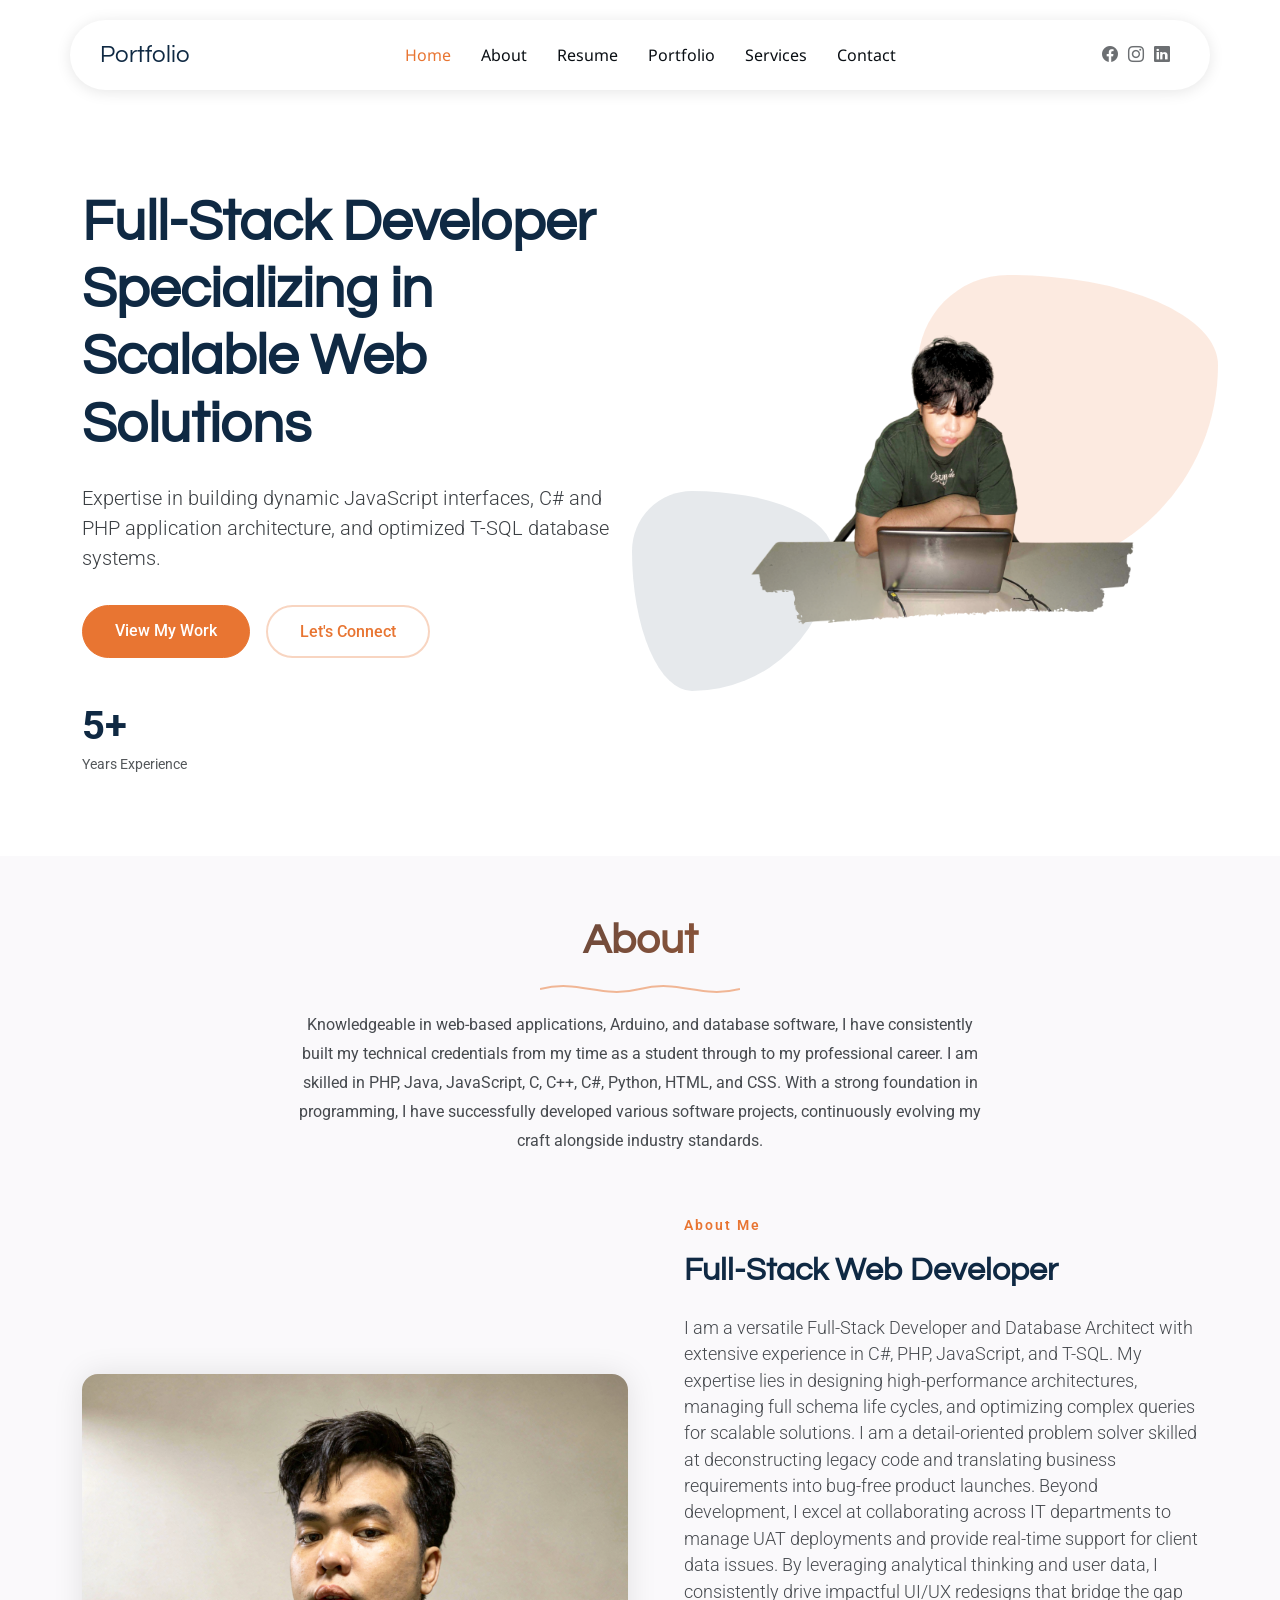
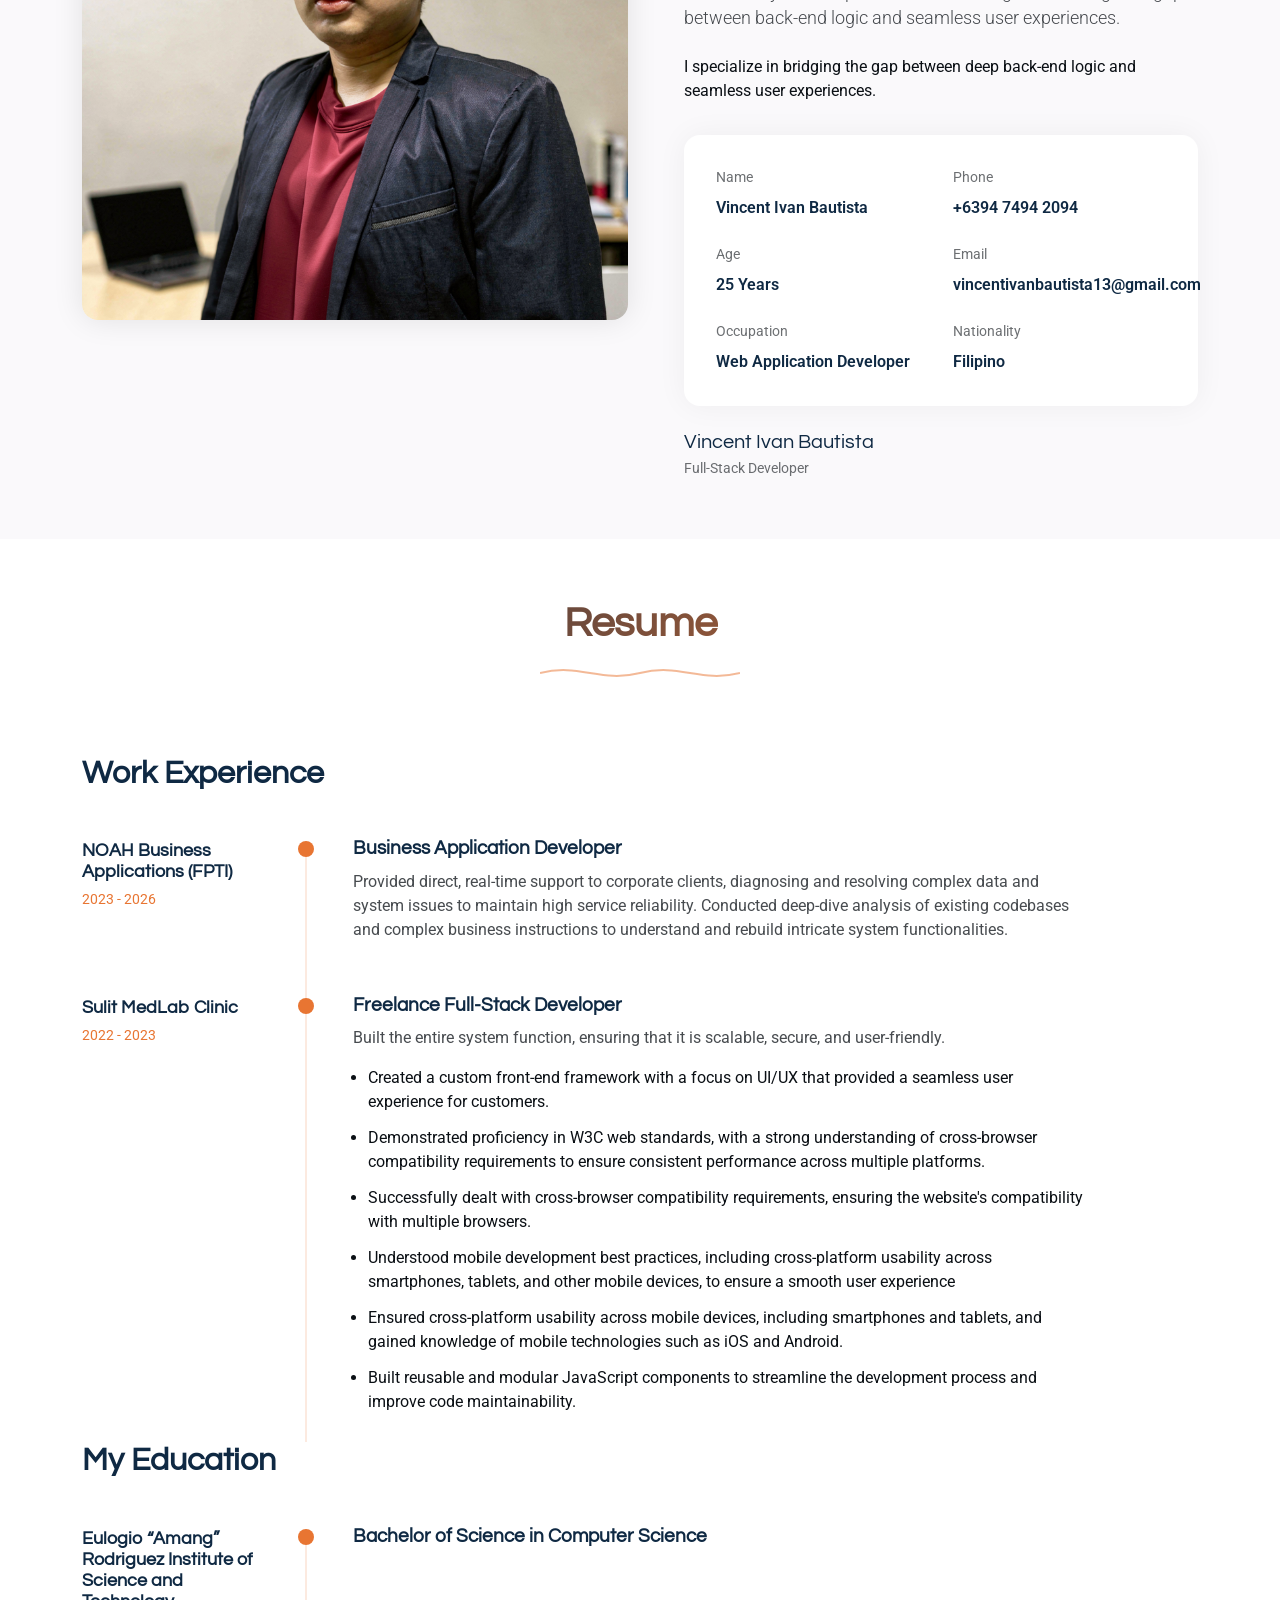
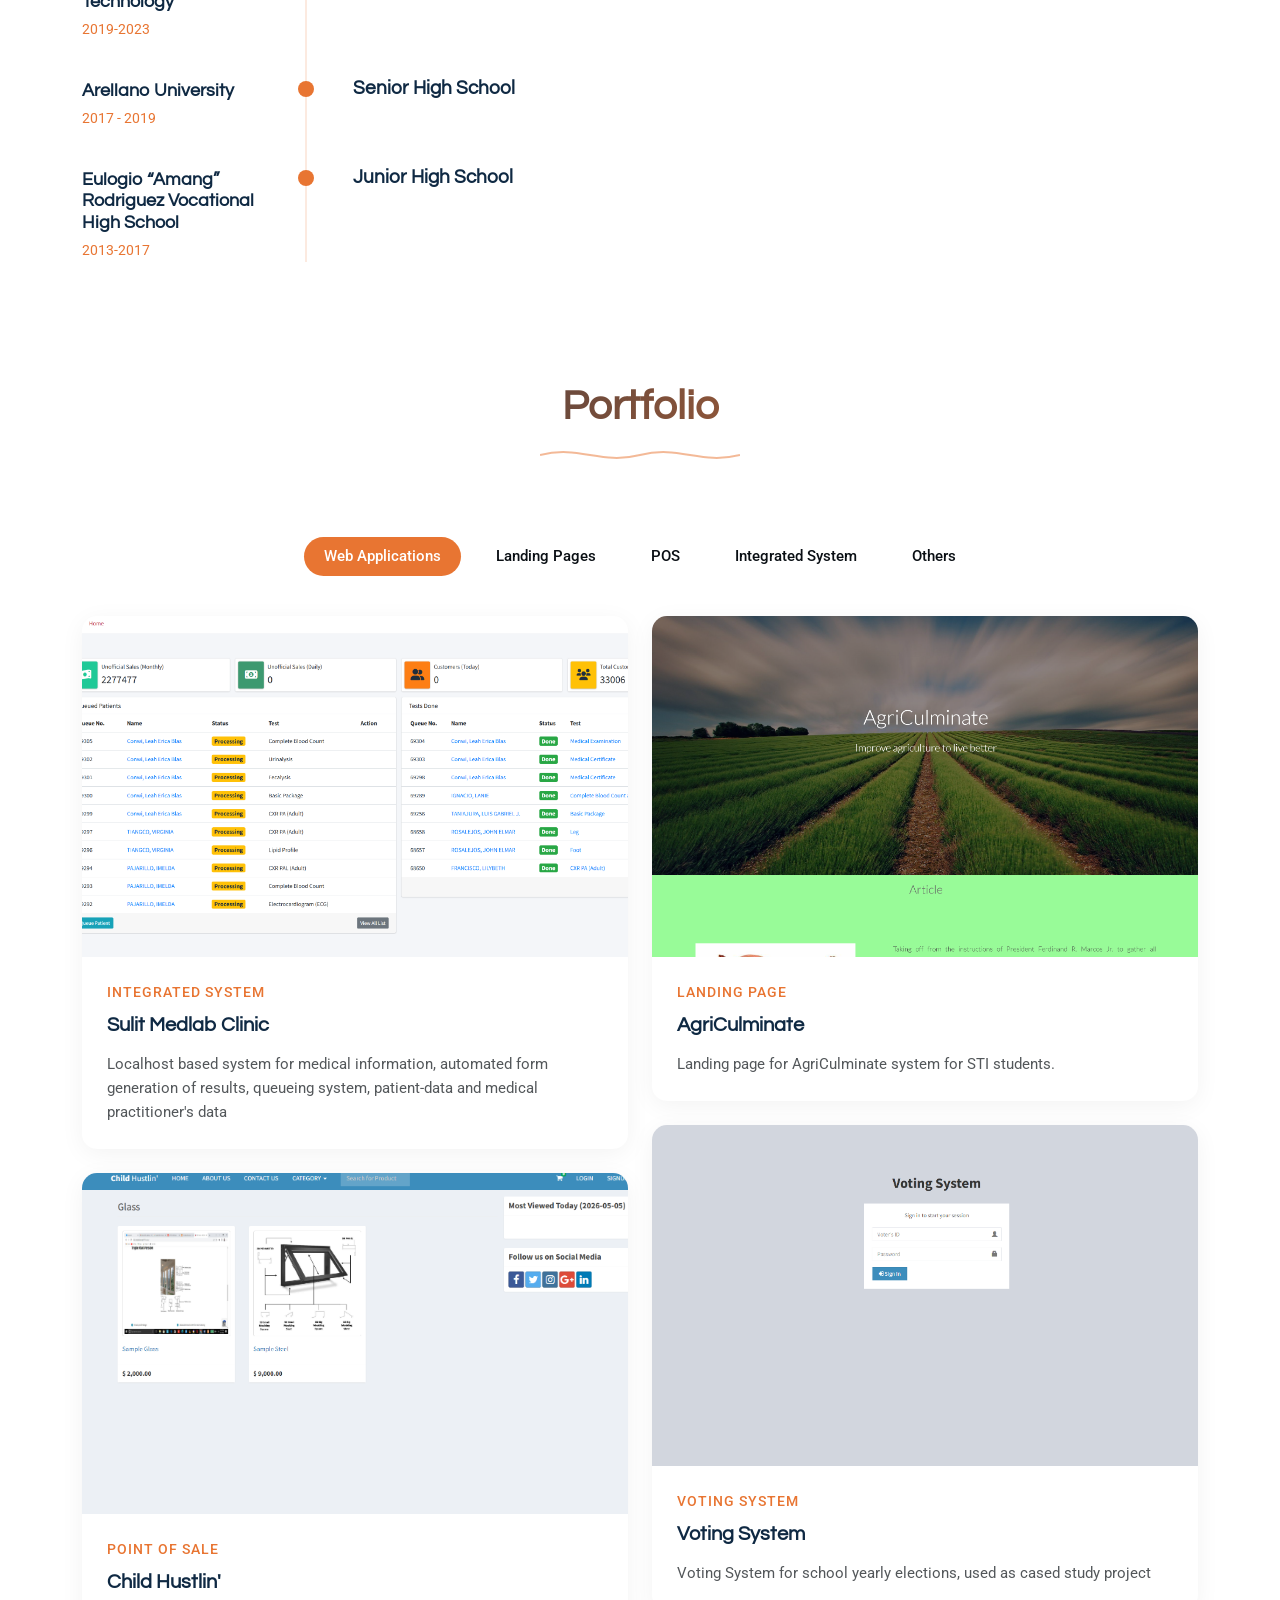
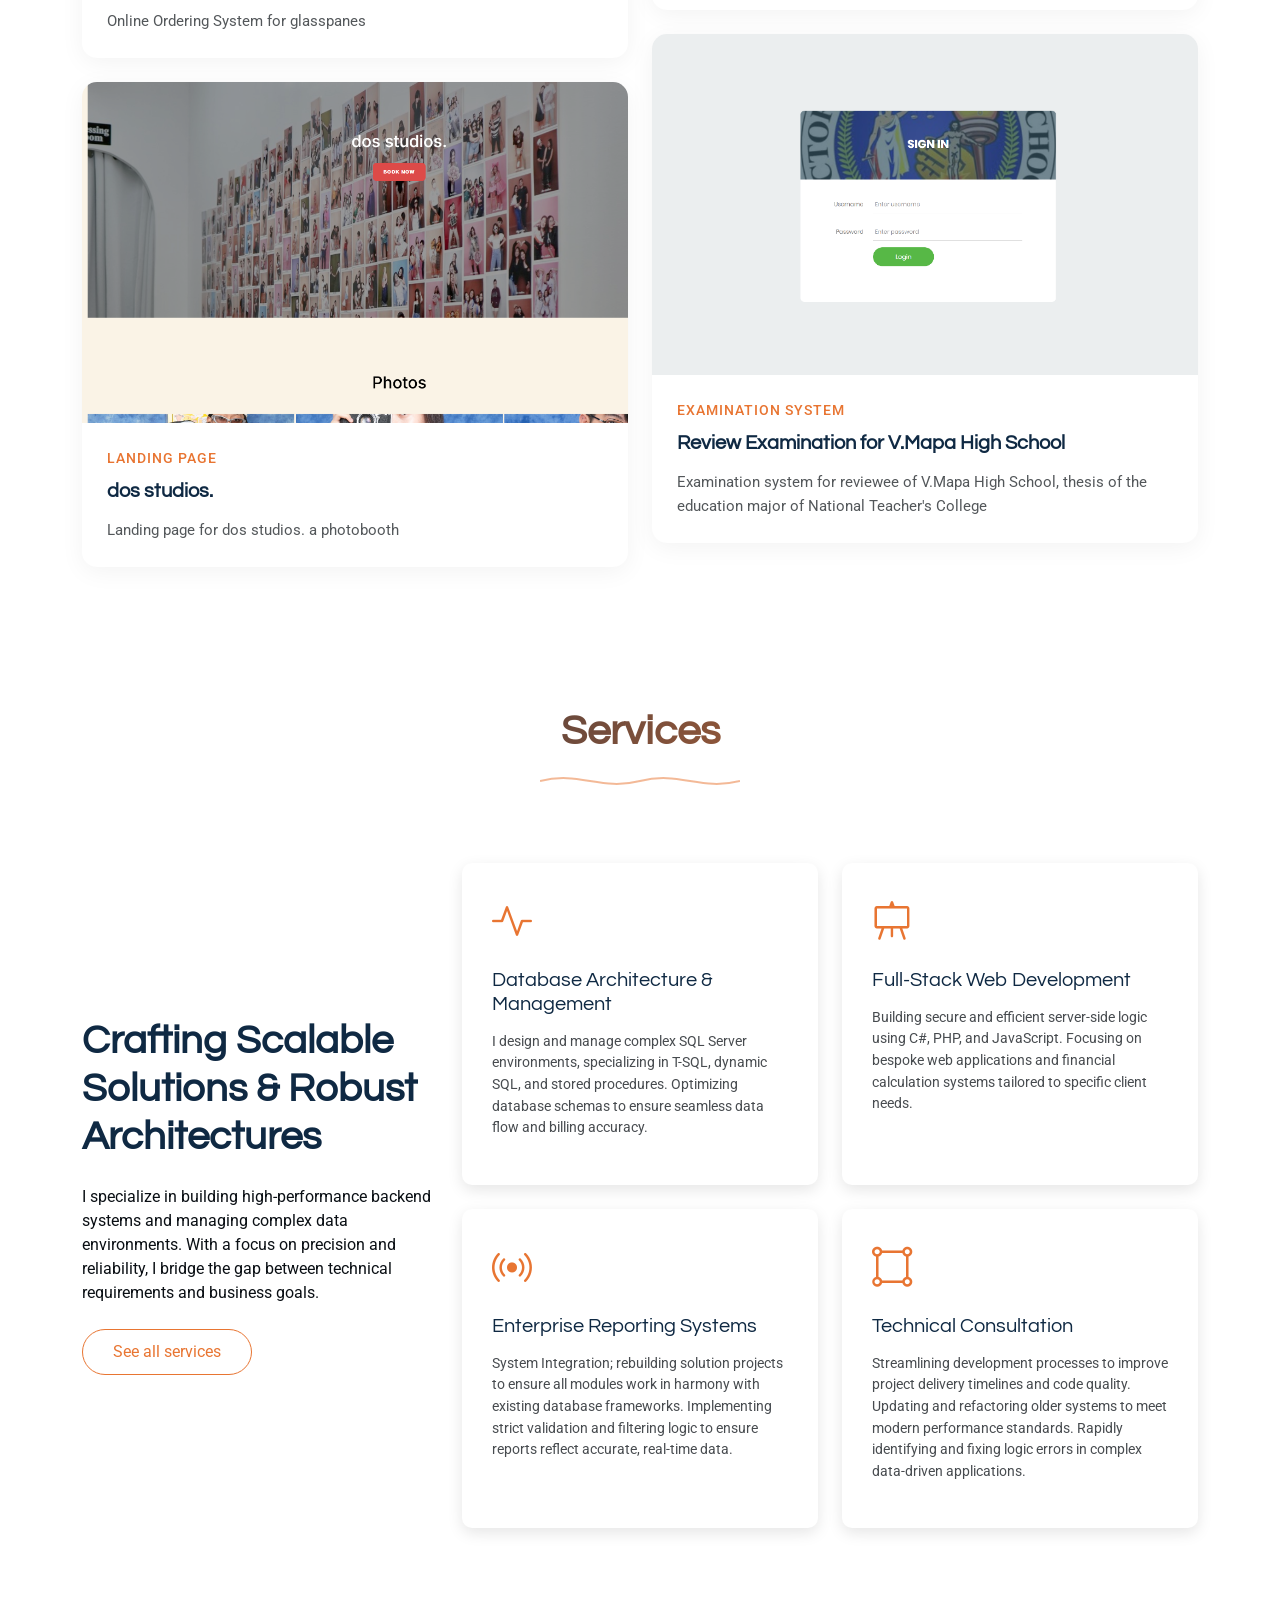
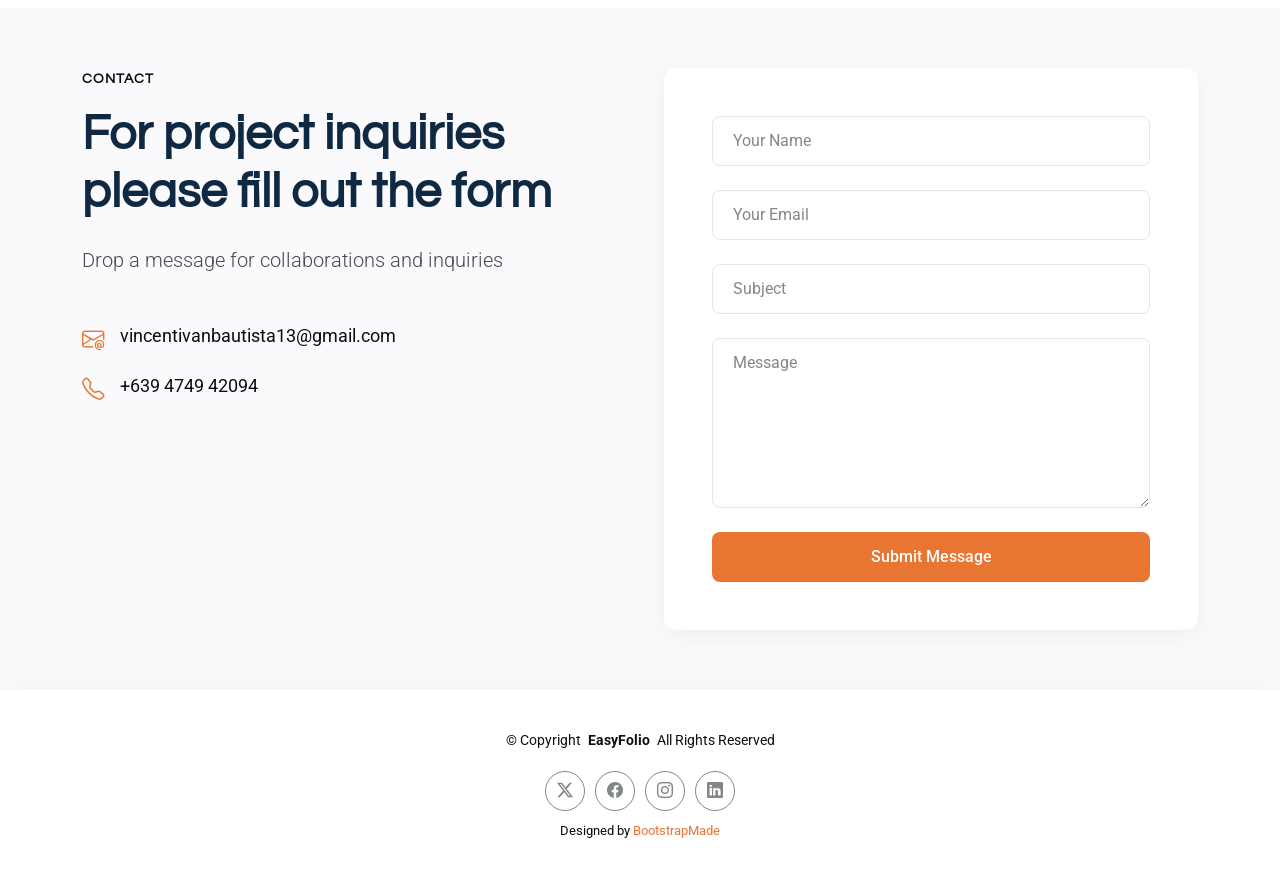
<file: index.html>
<!DOCTYPE html>
<html lang="en">

<head>
  <meta charset="utf-8">
  <meta content="width=device-width, initial-scale=1.0" name="viewport">
  <title>Portfolio</title>
  <meta name="description" content="">
  <meta name="keywords" content="">

  <!-- Favicons -->
  <link href="assets/img/favicon.png" rel="icon">
  <link href="assets/img/apple-touch-icon.png" rel="apple-touch-icon">

  <!-- Fonts -->
  <link href="https://fonts.googleapis.com" rel="preconnect">
  <link href="https://fonts.gstatic.com" rel="preconnect" crossorigin>
  <link href="https://fonts.googleapis.com/css2?family=Roboto:ital,wght@0,100;0,300;0,400;0,500;0,700;0,900;1,100;1,300;1,400;1,500;1,700;1,900&family=Noto+Sans:ital,wght@0,100;0,200;0,300;0,400;0,500;0,600;0,700;0,800;0,900;1,100;1,200;1,300;1,400;1,500;1,600;1,700;1,800;1,900&family=Questrial:wght@400&display=swap" rel="stylesheet">

  <!-- Vendor CSS Files -->
  <link href="assets/vendor/bootstrap/css/bootstrap.min.css" rel="stylesheet">
  <link href="assets/vendor/bootstrap-icons/bootstrap-icons.css" rel="stylesheet">
  <link href="assets/vendor/aos/aos.css" rel="stylesheet">
  <link href="assets/vendor/glightbox/css/glightbox.min.css" rel="stylesheet">
  <link href="assets/vendor/swiper/swiper-bundle.min.css" rel="stylesheet">

  <!-- Main CSS File -->
  <link href="assets/css/main.css" rel="stylesheet">


</head>

<body class="index-page">

  <header id="header" class="header d-flex align-items-center sticky-top">
    <div class="header-container container-fluid container-xl position-relative d-flex align-items-center justify-content-between">

      <a href="index.html" class="logo d-flex align-items-center me-auto me-xl-0">
        <!-- Uncomment the line below if you also wish to use an image logo -->
        <!-- <img src="assets/img/logo.webp" alt=""> -->
        <h1 class="sitename">Portfolio</h1>
      </a>

      <nav id="navmenu" class="navmenu">
        <ul>
          <li><a href="#hero" class="active">Home</a></li>
          <li><a href="#about">About</a></li>
          <li><a href="#resume">Resume</a></li>
          <li><a href="#portfolio">Portfolio</a></li>
          <li><a href="#services">Services</a></li>
           <!-- <li class="dropdown"><a href="#"><span>Dropdown</span> <i class="bi bi-chevron-down toggle-dropdown"></i></a>
            <ul>
              <li><a href="#">Dropdown 1</a></li>
              <li class="dropdown"><a href="#"><span>Deep Dropdown</span> <i class="bi bi-chevron-down toggle-dropdown"></i></a>
                <ul>
                  <li><a href="#">Deep Dropdown 1</a></li>
                  <li><a href="#">Deep Dropdown 2</a></li>
                  <li><a href="#">Deep Dropdown 3</a></li>
                  <li><a href="#">Deep Dropdown 4</a></li>
                  <li><a href="#">Deep Dropdown 5</a></li>
                </ul>
              </li>
              <li><a href="#">Dropdown 2</a></li>
              <li><a href="#">Dropdown 3</a></li>
              <li><a href="#">Dropdown 4</a></li>
            </ul>
          </li>-->
          <li><a href="#contact">Contact</a></li>
        </ul>
        <i class="mobile-nav-toggle d-xl-none bi bi-list"></i>
      </nav>

      <div class="header-social-links">
       <!-- <a href="#" class="twitter"><i class="bi bi-twitter-x"></i></a>-->
        <a href="https://www.facebook.com/vncntivn" class="facebook" target="_blank"><i class="bi bi-facebook"></i></a>
        <a href="https://www.instagram.com" class="instagram" target="_blank"><i class="bi bi-instagram"></i></a>
        <a href="https://www.linkedin.com/in/ivan-bautista-235ba5194/" class="linkedin" target="_blank"><i class="bi bi-linkedin"></i></a>
      </div>

    </div>
  </header>

  <main class="main">

    <!-- Hero Section -->
    <section id="hero" class="hero section">

      <div class="container" data-aos="fade-up" data-aos-delay="100">

        <div class="row align-items-center content">
          <div class="col-lg-6" data-aos="fade-up" data-aos-delay="200">
            <h2>Full-Stack Developer Specializing in Scalable Web Solutions</h2>
            <p class="lead">Expertise in building dynamic JavaScript interfaces, C# and PHP application architecture, and optimized T-SQL database systems.</p>
            <div class="cta-buttons" data-aos="fade-up" data-aos-delay="300">
              <a href="#portfolio" class="btn btn-primary">View My Work</a>
              <a href="#contact" class="btn btn-outline">Let's Connect</a>
            </div>
            <div class="hero-stats" data-aos="fade-up" data-aos-delay="400">
              <div class="stat-item">
                <span class="stat-number">5+</span>
                <span class="stat-label">Years Experience</span>
              </div>

            </div>
          </div>
          <div class="col-lg-6">
            <div class="hero-image">
       <img src="assets/img/profile/2.png" 
     alt="Portfolio Hero Image" 
     class="img-fluid" 
     style="width: 115%; max-width: 115%;" 
     data-aos="zoom-out" 
     data-aos-delay="300">
              <div class="shape-1"></div>
              <div class="shape-2"></div>
            </div>
          </div>
        </div>

      </div>

    </section><!-- /Hero Section -->

    <!-- About Section -->
    <section id="about" class="about section light-background">

      <!-- Section Title -->
      <div class="container section-title" data-aos="fade-up">
        <h2>About</h2>
        <div class="title-shape">
          <svg viewBox="0 0 200 20" xmlns="http://www.w3.org/2000/svg">
            <path d="M 0,10 C 40,0 60,20 100,10 C 140,0 160,20 200,10" fill="none" stroke="currentColor" stroke-width="2"></path>
          </svg>
        </div>
        <p>Knowledgeable in web-based applications, Arduino, and database software, I have consistently built my technical credentials from my time as a student through to my professional career. I am skilled in PHP, Java, JavaScript, C, C++, C#, Python, HTML, and CSS. With a strong foundation in programming, I have successfully developed various software projects, continuously evolving my craft alongside industry standards.</p>
      </div><!-- End Section Title -->

      <div class="container" data-aos="fade-up" data-aos-delay="100">

        <div class="row align-items-center">
          <div class="col-lg-6 position-relative" data-aos="fade-right" data-aos-delay="200">
            <div class="about-image">
              <img src="assets/img/profile/1.png" alt="Profile Image" class="img-fluid rounded-4">
            </div>
          </div>

          <div class="col-lg-6" data-aos="fade-left" data-aos-delay="300">
            <div class="about-content">
              <span class="subtitle">About Me</span>

              <h2>Full-Stack Web Developer</h2>

              <p class="lead mb-4">I am a versatile Full-Stack Developer and Database Architect with extensive experience in C#, PHP, JavaScript, and T-SQL. My expertise lies in designing high-performance architectures, managing full schema life cycles, and optimizing complex queries for scalable solutions. I am a detail-oriented problem solver skilled at deconstructing legacy code and translating business requirements into bug-free product launches. Beyond development, I excel at collaborating across IT departments to manage UAT deployments and provide real-time support for client data issues. By leveraging analytical thinking and user data, I consistently drive impactful UI/UX redesigns that bridge the gap between back-end logic and seamless user experiences. </p>

              <p class="mb-4">I specialize in bridging the gap between deep back-end logic and seamless user experiences.</p>

              <div class="personal-info">
                <div class="row g-4">
                  <div class="col-6">
                    <div class="info-item">
                      <span class="label">Name</span>
                      <span class="value">Vincent Ivan Bautista</span>
                    </div>
                  </div>

                  <div class="col-6">
                    <div class="info-item">
                      <span class="label">Phone</span>
                      <span class="value">+6394 7494 2094</span>
                    </div>
                  </div>

                  <div class="col-6">
                    <div class="info-item">
                      <span class="label">Age</span>
                      <span class="value">25 Years</span>
                    </div>
                  </div>

                  <div class="col-6">
                    <div class="info-item">
                      <span class="label">Email</span>
                      <span class="value">vincentivanbautista13@gmail.com</span>
                    </div>
                  </div>

                  <div class="col-6">
                    <div class="info-item">
                      <span class="label">Occupation</span>
                      <span class="value">Web Application Developer</span>
                    </div>
                  </div>

                  <div class="col-6">
                    <div class="info-item">
                      <span class="label">Nationality</span>
                      <span class="value">Filipino</span>
                    </div>
                  </div>
                </div>
              </div>

              <div class="signature mt-4">
                <!--<div class="signature-image">
                  <img src="assets/img/misc/signature-1.webp" alt="" class="img-fluid">
                </div>-->
                <div class="signature-info">
                  <h4>Vincent Ivan Bautista</h4>
                  <p>Full-Stack Developer</p>
                </div>
              </div>
            </div>
          </div>
        </div>

      </div>

    </section><!-- /About Section -->



    <!-- Resume Section -->
    <section id="resume" class="resume section">

      <!-- Section Title -->
      <div class="container section-title" data-aos="fade-up">
        <h2>Resume</h2>
        <div class="title-shape">
          <svg viewBox="0 0 200 20" xmlns="http://www.w3.org/2000/svg">
            <path d="M 0,10 C 40,0 60,20 100,10 C 140,0 160,20 200,10" fill="none" stroke="currentColor" stroke-width="2"></path>
          </svg>
        </div>
        <p></p>
      </div><!-- End Section Title -->

      <div class="container" data-aos="fade-up" data-aos-delay="100">

        <div class="row">
          <div class="col-12">
            <div class="resume-wrapper">
              <div class="resume-block" data-aos="fade-up">
                <h2>Work Experience</h2>
                <p class="lead"></p>

                <div class="timeline">
                  <div class="timeline-item" data-aos="fade-up" data-aos-delay="200">
                    <div class="timeline-left">
                      <h4 class="company">NOAH Business Applications (FPTI)</h4>
                      <span class="period">2023 - 2026</span>
                    </div>
                    <div class="timeline-dot"></div>
                    <div class="timeline-right">
                      <h3 class="position">Business Application Developer</h3>
                      <p class="description">Provided direct, real-time support to corporate clients, diagnosing and resolving complex data and system issues to maintain high service reliability. Conducted deep-dive analysis of existing codebases and complex business instructions to understand and rebuild intricate system functionalities.</p>
                    </div>
                  </div>

                  <div class="timeline-item" data-aos="fade-up" data-aos-delay="300">
                    <div class="timeline-left">
                      <h4 class="company">Sulit MedLab Clinic</h4>
                      <span class="period">2022 - 2023</span>
                    </div>
                    <div class="timeline-dot"></div>
                    <div class="timeline-right">
                      <h3 class="position">Freelance Full-Stack Developer</h3>
                      <p class="description">
                       Built the entire system function, ensuring that it is scalable, secure, and user-friendly.
                      </p>
                      <ul>
                        <li>Created a custom front-end framework with a focus on UI/UX that provided a seamless user experience for customers.</li>
                        <li>Demonstrated proficiency in W3C web standards, with a strong understanding of cross-browser compatibility requirements to ensure consistent performance across multiple platforms.</li>
                        <li>Successfully dealt with cross-browser compatibility requirements, ensuring the website's compatibility with multiple browsers.</li>
                        <li>Understood mobile development best practices, including cross-platform usability across smartphones, tablets, and other mobile devices, to ensure a smooth user experience</li>
                        <li>Ensured cross-platform usability across mobile devices, including smartphones and tablets, and gained knowledge of mobile technologies such as iOS and Android.</li>
                        <li>Built reusable and modular JavaScript components to streamline the development process and improve code maintainability.</li>
                      </ul>
                      <p></p>
                    </div>
                  </div>

              </div>

              <div class="resume-block" data-aos="fade-up" data-aos-delay="100">
                <h2>My Education</h2>
                <p class="lead"></p>

                <div class="timeline">
                  <div class="timeline-item" data-aos="fade-up" data-aos-delay="200">
                    <div class="timeline-left">
                      <h4 class="company">Eulogio “Amang” Rodriguez Institute of Science and Technology</h4>
                      <span class="period">2019-2023</span>
                    </div>
                    <div class="timeline-dot"></div>
                    <div class="timeline-right">
                      <h3 class="position">Bachelor of Science in Computer Science</h3>
                      <p class="description"></p>
                    </div>
                  </div>

                  <div class="timeline-item" data-aos="fade-up" data-aos-delay="300">
                    <div class="timeline-left">
                      <h4 class="company">Arellano University</h4>
                      <span class="period">2017 - 2019</span>
                    </div>
                    <div class="timeline-dot"></div>
                    <div class="timeline-right">
                      <h3 class="position">Senior High School</h3>
                      <p class="description"></p>
                    </div>
                  </div>

                  <div class="timeline-item" data-aos="fade-up" data-aos-delay="400">
                    <div class="timeline-left">
                      <h4 class="company">Eulogio “Amang” Rodriguez Vocational High School</h4>
                      <span class="period">2013-2017</span>
                    </div>
                    <div class="timeline-dot"></div>
                    <div class="timeline-right">
                      <h3 class="position">Junior High School</h3>
                      <p class="description"></p>
                    </div>
                  </div>
                </div>
              </div>
            </div>
          </div>
        </div>

      </div>

    </section><!-- /Resume Section -->

    <!-- Portfolio Section -->
    <section id="portfolio" class="portfolio section">

      <!-- Section Title -->
      <div class="container section-title" data-aos="fade-up">
        <h2>Portfolio</h2>
        <div class="title-shape">
          <svg viewBox="0 0 200 20" xmlns="http://www.w3.org/2000/svg">
            <path d="M 0,10 C 40,0 60,20 100,10 C 140,0 160,20 200,10" fill="none" stroke="currentColor" stroke-width="2"></path>
          </svg>
        </div>
        <p></p>
      </div><!-- End Section Title -->

      <div class="container" data-aos="fade-up" data-aos-delay="100">

        <div class="isotope-layout" data-default-filter="*" data-layout="masonry" data-sort="original-order">

          <div class="portfolio-filters-container" data-aos="fade-up" data-aos-delay="200">
            <ul class="portfolio-filters isotope-filters">
              <li data-filter="*" class="filter-active">Web Applications</li>
              <li data-filter=".filter-landingPage">Landing Pages</li>
              <li data-filter=".filter-POS">POS</li>
              <li data-filter=".filter-IS">Integrated System</li>
              <li data-filter=".filter-others">Others</li>
            </ul>
          </div>

          <div class="row g-4 isotope-container" data-aos="fade-up" data-aos-delay="300">

            <div class="col-lg-6 col-md-6 portfolio-item isotope-item filter-IS">
              <div class="portfolio-card">
                <!-- Added 'hover-cycle' class here -->
                <div class="portfolio-image hover-cycle">
                  
                  <!-- The three images to cycle -->
                  <img src="assets/img/portfolio/folder/sulit1.png" class="img-fluid main-img" alt="Image 1" loading="lazy">
                  <img src="assets/img/portfolio/folder/sulit2.png" class="img-fluid" alt="Image 2" loading="lazy">
                  <img src="assets/img/portfolio/folder/sulit3.png" class="img-fluid" alt="Image 3" loading="lazy">

                  <div class="portfolio-overlay">
                    <div class="portfolio-actions">
                      <a href="assets/img/portfolio/folder/sulit1.png" class="glightbox preview-link" data-gallery="portfolio-gallery-web"><i class="bi bi-eye"></i></a>
                      <a href="#portfolio" class="details-link"><i class="bi bi-arrow-right"></i></a>
                    </div>
                  </div>
                </div>
                <div class="portfolio-content">
                  <span class="category">Integrated System</span>
                  <h3>Sulit Medlab Clinic</h3>
                  <p>Localhost based system for medical information, automated form generation of results, queueing system, patient-data and medical practitioner's data</p>
                </div>
              </div>
            </div>
            <!-- End Portfolio Item -->


            <div class="col-lg-6 col-md-6 portfolio-item isotope-item filter-landingPage">
              <div class="portfolio-card">
                <!-- Added 'hover-cycle' class here -->
                <div class="portfolio-image hover-cycle">
                  
                  <!-- The three images to cycle -->
                  <img src="assets/img/portfolio/folder/agri1.png" class="img-fluid main-img" alt="Image 1" loading="lazy">
                  <img src="assets/img/portfolio/folder/agri2.png" class="img-fluid" alt="Image 2" loading="lazy">
                  <img src="assets/img/portfolio/folder/agri3.png" class="img-fluid" alt="Image 3" loading="lazy">

                  <div class="portfolio-overlay">
                    <div class="portfolio-actions">
                      <a href="assets/img/portfolio/folder/agri1.png" class="glightbox preview-link" data-gallery="portfolio-gallery-web"><i class="bi bi-eye"></i></a>
                      <a href="#portfolio" class="details-link"><i class="bi bi-arrow-right"></i></a>
                    </div>
                  </div>
                </div>
                <div class="portfolio-content">
                  <span class="category">Landing Page</span>
                  <h3>AgriCulminate</h3>
                  <p>Landing page for AgriCulminate system for STI students.</p>
                </div>
              </div>
            </div><!-- End Portfolio Item -->

 

           <div class="col-lg-6 col-md-6 portfolio-item isotope-item filter-others">
              <div class="portfolio-card">
                <!-- Added 'hover-cycle' class here -->
                <div class="portfolio-image hover-cycle">
                  
                  <!-- The three images to cycle -->
                  <img src="assets/img/portfolio/folder/vote1.png" class="img-fluid main-img" alt="Image 1" loading="lazy">
                  <img src="assets/img/portfolio/folder/vote2.png" class="img-fluid" alt="Image 2" loading="lazy">
                  <img src="assets/img/portfolio/folder/vote3.png" class="img-fluid" alt="Image 3" loading="lazy">
                  <img src="assets/img/portfolio/folder/vote4.png" class="img-fluid" alt="Image 4" loading="lazy">
                  
                  <div class="portfolio-overlay">
                    <div class="portfolio-actions">
                      <a href="assets/img/portfolio/folder/vote1.png" class="glightbox preview-link" data-gallery="portfolio-gallery-web"><i class="bi bi-eye"></i></a>
                      <a href="#portfolio" class="details-link"><i class="bi bi-arrow-right"></i></a>
                    </div>
                  </div>
                </div>
                <div class="portfolio-content">
                  <span class="category">Voting System</span>
                  <h3>Voting System</h3>
                  <p>Voting System for school yearly elections, used as cased study project</p>
                </div>
              </div>
            </div>
            <!-- End Portfolio Item -->
           <div class="col-lg-6 col-md-6 portfolio-item isotope-item filter-POS">
              <div class="portfolio-card">
                <!-- Added 'hover-cycle' class here -->
                <div class="portfolio-image hover-cycle">
                  
                  <!-- The three images to cycle -->
                  <img src="assets/img/portfolio/folder/childhustlin1.png" class="img-fluid main-img" alt="Image 1" loading="lazy">
                  <img src="assets/img/portfolio/folder/childhustlin2.png" class="img-fluid" alt="Image 2" loading="lazy">
                  <img src="assets/img/portfolio/folder/childhustlin3.png" class="img-fluid" alt="Image 3" loading="lazy">

                  <div class="portfolio-overlay">
                    <div class="portfolio-actions">
                      <a href="assets/img/portfolio/folder/childhustlin1.png" class="glightbox preview-link" data-gallery="portfolio-gallery-web"><i class="bi bi-eye"></i></a>
                      <a href="#portfolio" class="details-link"><i class="bi bi-arrow-right"></i></a>
                    </div>
                  </div>
                </div>
                <div class="portfolio-content">
                  <span class="category">Point of Sale</span>
                  <h3>Child Hustlin'</h3>
                  <p>Online Ordering System for glasspanes</p>
                </div>
              </div>
            </div>
            <!-- End Portfolio Item -->
            

            <div class="col-lg-6 col-md-6 portfolio-item isotope-item filter-others">
              <div class="portfolio-card">
                <!-- Added 'hover-cycle' class here -->
                <div class="portfolio-image hover-cycle">
                  
                  <!-- The three images to cycle -->
                  <img src="assets/img/portfolio/folder/exam1.png" class="img-fluid main-img" alt="Image 1" loading="lazy">
                  <img src="assets/img/portfolio/folder/exam2.png" class="img-fluid" alt="Image 2" loading="lazy">
                  <img src="assets/img/portfolio/folder/exam3.png" class="img-fluid" alt="Image 3" loading="lazy">
                  
                  <div class="portfolio-overlay">
                    <div class="portfolio-actions">
                      <a href="assets/img/portfolio/folder/exam1.png" class="glightbox preview-link" data-gallery="portfolio-gallery-web"><i class="bi bi-eye"></i></a>
                      <a href="#portfolio" class="details-link"><i class="bi bi-arrow-right"></i></a>
                    </div>
                  </div>
                </div>
                <div class="portfolio-content">
                  <span class="category">Examination System</span>
                  <h3>Review Examination for V.Mapa High School</h3>
                  <p>Examination system for reviewee of V.Mapa High School, thesis of the education major of National Teacher's College</p>
                </div>
              </div>
            </div><!-- End Portfolio Item -->

            <div class="col-lg-6 col-md-6 portfolio-item isotope-item filter-landingPage">
              <div class="portfolio-card">
                <!-- Added 'hover-cycle' class here -->
                <div class="portfolio-image hover-cycle">
                  
                  <!-- The three images to cycle -->
                  <img src="assets/img/portfolio/folder/dos1.png" class="img-fluid main-img" alt="Image 1" loading="lazy">
                  <img src="assets/img/portfolio/folder/dos2.png" class="img-fluid" alt="Image 2" loading="lazy">
                  <img src="assets/img/portfolio/folder/dos3.png" class="img-fluid" alt="Image 3" loading="lazy">

                  <div class="portfolio-overlay">
                    <div class="portfolio-actions">
                      <a href="assets/img/portfolio/folder/dos1.png" class="glightbox preview-link" data-gallery="portfolio-gallery-web"><i class="bi bi-eye"></i></a>
                      <a href="#portfolio" class="details-link"><i class="bi bi-arrow-right"></i></a>
                    </div>
                  </div>
                </div>
                <div class="portfolio-content">
                  <span class="category">Landing Page</span>
                  <h3>dos studios.</h3>
                  <p>Landing page for dos studios. a photobooth</p>
                </div>
              </div>
            </div>
            <!-- End Portfolio Item -->



            
          </div><!-- End Portfolio Container -->

        </div>

      </div>

    </section><!-- /Portfolio Section -->







    <!-- Services Section -->
    <section id="services" class="services section">

      <!-- Section Title -->
      <div class="container section-title" data-aos="fade-up">
        <h2>Services</h2>
        <div class="title-shape">
          <svg viewBox="0 0 200 20" xmlns="http://www.w3.org/2000/svg">
            <path d="M 0,10 C 40,0 60,20 100,10 C 140,0 160,20 200,10" fill="none" stroke="currentColor" stroke-width="2"></path>
          </svg>
        </div>
        <p></p>
      </div><!-- End Section Title -->

      <div class="container" data-aos="fade-up" data-aos-delay="100">

        <div class="row align-items-center">
          <div class="col-lg-4 mb-5 mb-lg-0">
            <h2 class="fw-bold mb-4 servies-title">Crafting Scalable Solutions & Robust Architectures</h2>
            <p class="mb-4">I specialize in building high-performance backend systems and managing complex data environments. With a focus on precision and reliability, I bridge the gap between technical requirements and business goals.</p>
            <a href="#" class="btn btn-outline-primary">See all services</a>
          </div>
          <div class="col-lg-8">
            <div class="row g-4">

              <div class="col-md-6" data-aos="fade-up" data-aos-delay="200">
                <div class="service-item">
                  <i class="bi bi-activity icon"></i>
                  <h3><a href="service-details.html">Database Architecture & Management</a></h3>
                  <p>I design and manage complex SQL Server environments, specializing in T-SQL, dynamic SQL, and stored procedures. Optimizing database schemas to ensure seamless data flow and billing accuracy.</p>
                </div>
              </div><!-- End Service Item -->

              <div class="col-md-6" data-aos="fade-up" data-aos-delay="300">
                <div class="service-item">
                  <i class="bi bi-easel icon"></i>
                  <h3><a href="service-details.html">Full-Stack Web Development</a></h3>
                  <p>Building secure and efficient server-side logic using C#, PHP, and JavaScript. Focusing on bespoke web applications and financial calculation systems tailored to specific client needs.</p>
                </div>
              </div><!-- End Service Item -->

              <div class="col-md-6" data-aos="fade-up" data-aos-delay="400">
                <div class="service-item">
                  <i class="bi bi-broadcast icon"></i>
                  <h3><a href="service-details.html">Enterprise Reporting Systems</a></h3>
                  <p>System Integration; rebuilding solution projects to ensure all modules work in harmony with existing database frameworks. Implementing strict validation and filtering logic to ensure reports reflect accurate, real-time data.</p>
                </div>
              </div><!-- End Service Item -->

              <div class="col-md-6" data-aos="fade-up" data-aos-delay="500">
                <div class="service-item">
                  <i class="bi bi-bounding-box-circles icon"></i>
                  <h3><a href="service-details.html">Technical Consultation</a></h3>
                  <p>Streamlining development processes to improve project delivery timelines and code quality. Updating and refactoring older systems to meet modern performance standards. Rapidly identifying and fixing logic errors in complex data-driven applications.</p>
                </div>
              </div><!-- End Service Item -->

            </div>
          </div>
        </div>

      </div>

    </section><!-- /Services Section -->

    <!--
    <section id="faq" class="faq section">

     
      <div class="container section-title" data-aos="fade-up">
        <h2>Frequently Asked Questions</h2>
        <div class="title-shape">
          <svg viewBox="0 0 200 20" xmlns="http://www.w3.org/2000/svg">
            <path d="M 0,10 C 40,0 60,20 100,10 C 140,0 160,20 200,10" fill="none" stroke="currentColor" stroke-width="2"></path>
          </svg>
        </div>
        <p>Quis autem vel eum iure reprehenderit qui in ea voluptate velit esse quam nihil molestiae consequatur vel illum qui dolorem</p>
      </div>

      <div class="container">

        <div class="row justify-content-center">

          <div class="col-lg-10" data-aos="fade-up" data-aos-delay="100">

            <div class="faq-container">

              <div class="faq-item faq-active">
                <h3>Non consectetur a erat nam at lectus urna duis?</h3>
                <div class="faq-content">
                  <p>Feugiat pretium nibh ipsum consequat. Tempus iaculis urna id volutpat lacus laoreet non curabitur gravida. Venenatis lectus magna fringilla urna porttitor rhoncus dolor purus non.</p>
                </div>
                <i class="faq-toggle bi bi-chevron-right"></i>
              </div>

              <div class="faq-item">
                <h3>Feugiat scelerisque varius morbi enim nunc faucibus?</h3>
                <div class="faq-content">
                  <p>Dolor sit amet consectetur adipiscing elit pellentesque habitant morbi. Id interdum velit laoreet id donec ultrices. Fringilla phasellus faucibus scelerisque eleifend donec pretium. Est pellentesque elit ullamcorper dignissim. Mauris ultrices eros in cursus turpis massa tincidunt dui.</p>
                </div>
                <i class="faq-toggle bi bi-chevron-right"></i>
              </div>

              <div class="faq-item">
                <h3>Dolor sit amet consectetur adipiscing elit pellentesque?</h3>
                <div class="faq-content">
                  <p>Eleifend mi in nulla posuere sollicitudin aliquam ultrices sagittis orci. Faucibus pulvinar elementum integer enim. Sem nulla pharetra diam sit amet nisl suscipit. Rutrum tellus pellentesque eu tincidunt. Lectus urna duis convallis convallis tellus. Urna molestie at elementum eu facilisis sed odio morbi quis</p>
                </div>
                <i class="faq-toggle bi bi-chevron-right"></i>
              </div>

              <div class="faq-item">
                <h3>Ac odio tempor orci dapibus. Aliquam eleifend mi in nulla?</h3>
                <div class="faq-content">
                  <p>Dolor sit amet consectetur adipiscing elit pellentesque habitant morbi. Id interdum velit laoreet id donec ultrices. Fringilla phasellus faucibus scelerisque eleifend donec pretium. Est pellentesque elit ullamcorper dignissim. Mauris ultrices eros in cursus turpis massa tincidunt dui.</p>
                </div>
                <i class="faq-toggle bi bi-chevron-right"></i>
              </div>

              <div class="faq-item">
                <h3>Tempus quam pellentesque nec nam aliquam sem et tortor?</h3>
                <div class="faq-content">
                  <p>Molestie a iaculis at erat pellentesque adipiscing commodo. Dignissim suspendisse in est ante in. Nunc vel risus commodo viverra maecenas accumsan. Sit amet nisl suscipit adipiscing bibendum est. Purus gravida quis blandit turpis cursus in</p>
                </div>
                <i class="faq-toggle bi bi-chevron-right"></i>
              </div>

              <div class="faq-item">
                <h3>Perspiciatis quod quo quos nulla quo illum ullam?</h3>
                <div class="faq-content">
                  <p>Enim ea facilis quaerat voluptas quidem et dolorem. Quis et consequatur non sed in suscipit sequi. Distinctio ipsam dolore et.</p>
                </div>
                <i class="faq-toggle bi bi-chevron-right"></i>
              </div>

            </div>

          </div>

        </div>

      </div>

    </section>Faq Section -->

    <!-- Contact Section -->
    <section id="contact" class="contact section light-background">

      <div class="container" data-aos="fade-up" data-aos-delay="100">

        <div class="row g-5">
          <div class="col-lg-6">
            <div class="content" data-aos="fade-up" data-aos-delay="200">
              <div class="section-category mb-3">Contact</div>
              <h2 class="display-5 mb-4">For project inquiries please fill out the form</h2>
              <p class="lead mb-4">Drop a message for collaborations and inquiries</p>

              <div class="contact-info mt-5">
                <div class="info-item d-flex mb-3">
                  <i class="bi bi-envelope-at me-3"></i>
                  <span>vincentivanbautista13@gmail.com</span>
                </div>

                <div class="info-item d-flex mb-3">
                  <i class="bi bi-telephone me-3"></i>
                  <span>+639 4749 42094</span>
                </div>

                <!--<div class="info-item d-flex mb-4">
                  <i class="bi bi-geo-alt me-3"></i>
                  <span>A108 Adam Street, New York, NY 535022</span>
                </div>-->

                <!--<a href="https://maps.app.goo.gl/YUpypKAHc1R8Ykec8" class="map-link d-inline-flex align-items-center" target="_blank">
                  Open Map
                  <i class="bi bi-arrow-right ms-2"></i>
                </a>-->
              </div>
            </div>
          </div>

          <div class="col-lg-6">
            <div class="contact-form card" data-aos="fade-up" data-aos-delay="300">
              <div class="card-body p-4 p-lg-5">

                <form action="https://formspree.io/f/xlgznwla" method="post">
                  <div class="row gy-4">

                    <div class="col-12">
                      <input type="text" name="name" class="form-control" placeholder="Your Name" required="">
                    </div>

                    <div class="col-12 ">
                      <input type="email" class="form-control" name="email" placeholder="Your Email" required="">
                    </div>

                    <div class="col-12">
                      <input type="text" class="form-control" name="subject" placeholder="Subject" required="">
                    </div>

                    <div class="col-12">
                      <textarea class="form-control" name="message" rows="6" placeholder="Message" required=""></textarea>
                    </div>

                    <div class="col-12 text-center">
      
                      <button type="submit" class="btn btn-submit w-100">Submit Message</button>
                    </div>

                  </div>
                </form>

              </div>
            </div>
          </div>

        </div>

      </div>

    </section><!-- /Contact Section -->

  </main>

  <footer id="footer" class="footer">

    <div class="container">
      <div class="copyright text-center ">
        <p>© <span>Copyright</span> <strong class="px-1 sitename">EasyFolio</strong> <span>All Rights Reserved</span></p>
      </div>
      <div class="social-links d-flex justify-content-center">
        <a href=""><i class="bi bi-twitter-x"></i></a>
        <a href=""><i class="bi bi-facebook"></i></a>
        <a href=""><i class="bi bi-instagram"></i></a>
        <a href=""><i class="bi bi-linkedin"></i></a>
      </div>
      <div class="credits">
        <!-- All the links in the footer should remain intact. -->
        <!-- You can delete the links only if you've purchased the pro version. -->
        <!-- Licensing information: https://bootstrapmade.com/license/ -->
        <!-- Purchase the pro version with working PHP/AJAX contact form: [buy-url] -->
        Designed by <a href="https://bootstrapmade.com/">BootstrapMade</a>
      </div>
    </div>

  </footer>

  <!-- Scroll Top -->
  <a href="#" id="scroll-top" class="scroll-top d-flex align-items-center justify-content-center"><i class="bi bi-arrow-up-short"></i></a>

  <!-- Vendor JS Files -->
  <script src="assets/vendor/bootstrap/js/bootstrap.bundle.min.js"></script>
  <script src="assets/vendor/php-email-form/validate.js"></script>
  <script src="assets/vendor/aos/aos.js"></script>
  <script src="assets/vendor/waypoints/noframework.waypoints.js"></script>
  <script src="assets/vendor/glightbox/js/glightbox.min.js"></script>
  <script src="assets/vendor/imagesloaded/imagesloaded.pkgd.min.js"></script>
  <script src="assets/vendor/isotope-layout/isotope.pkgd.min.js"></script>
  <script src="assets/vendor/swiper/swiper-bundle.min.js"></script>

  <!-- Main JS File -->
  <script src="assets/js/main.js"></script>

</body>

</html>
</file>
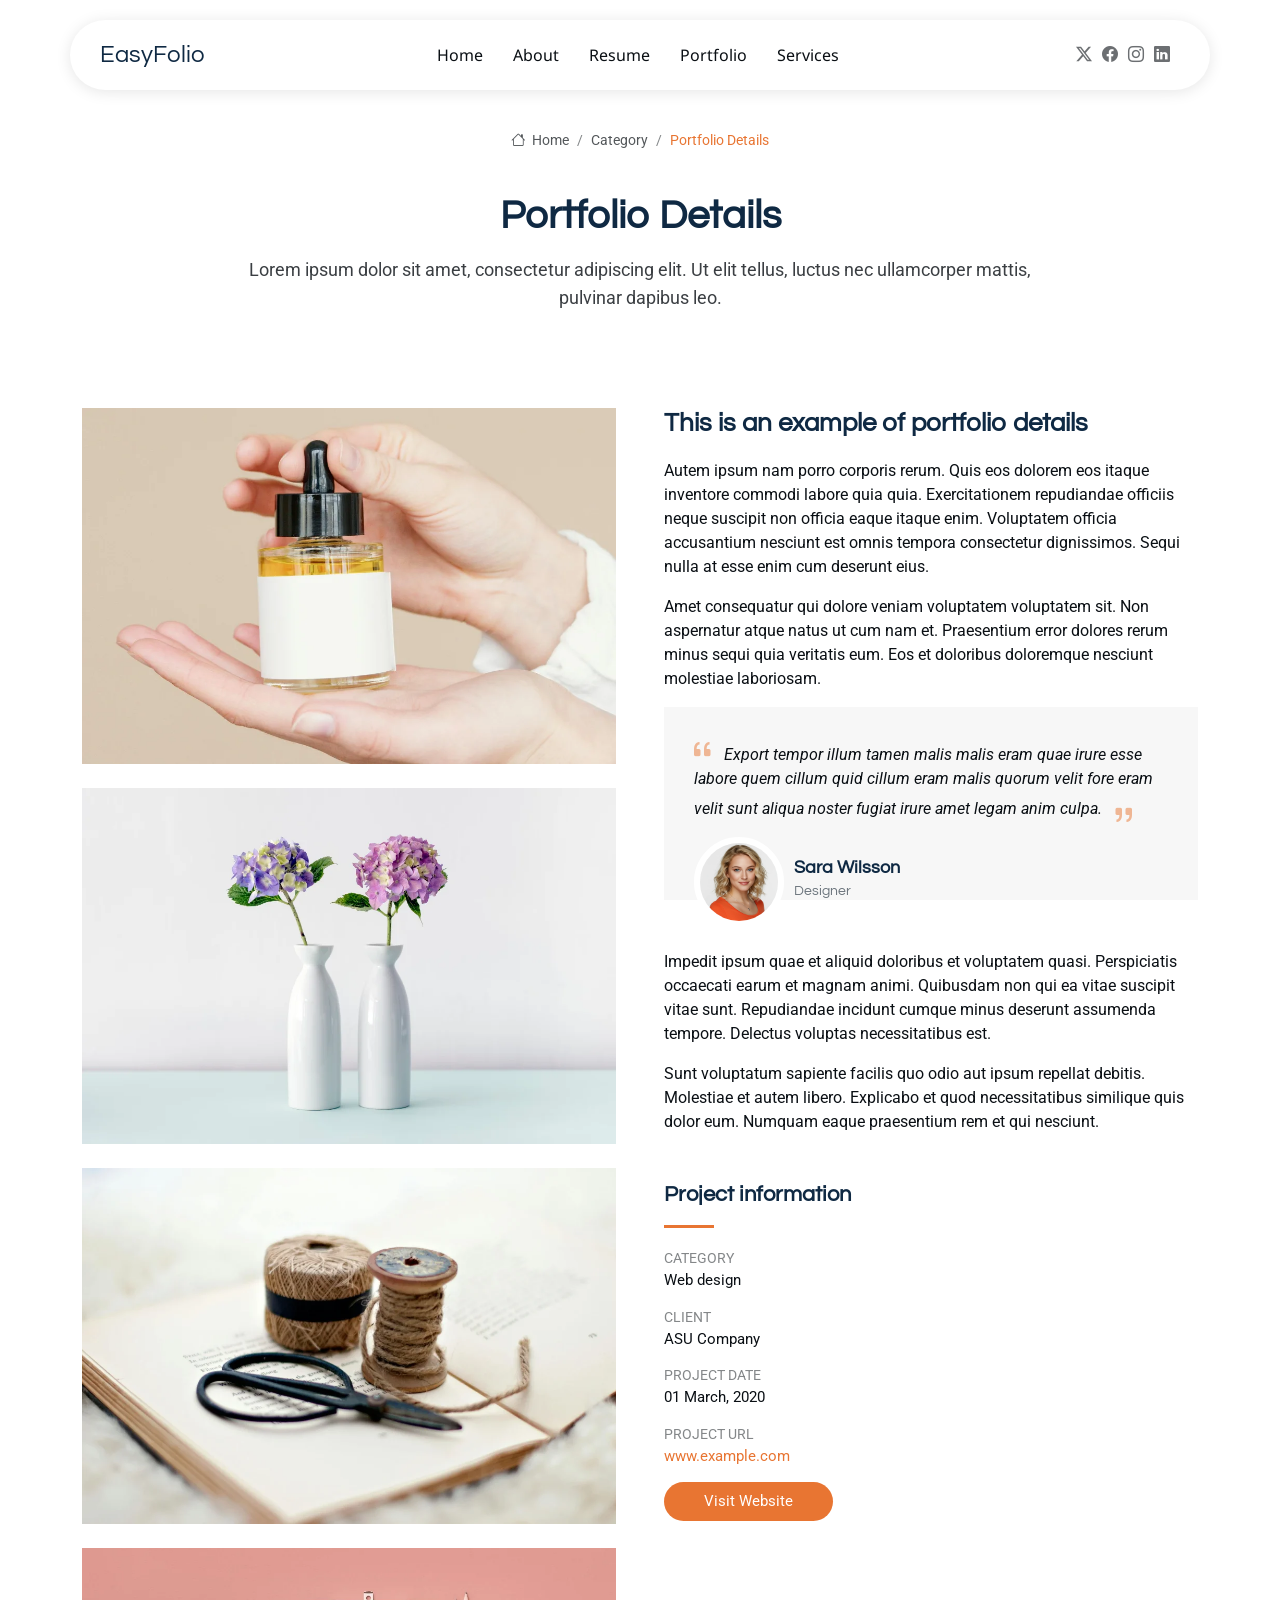
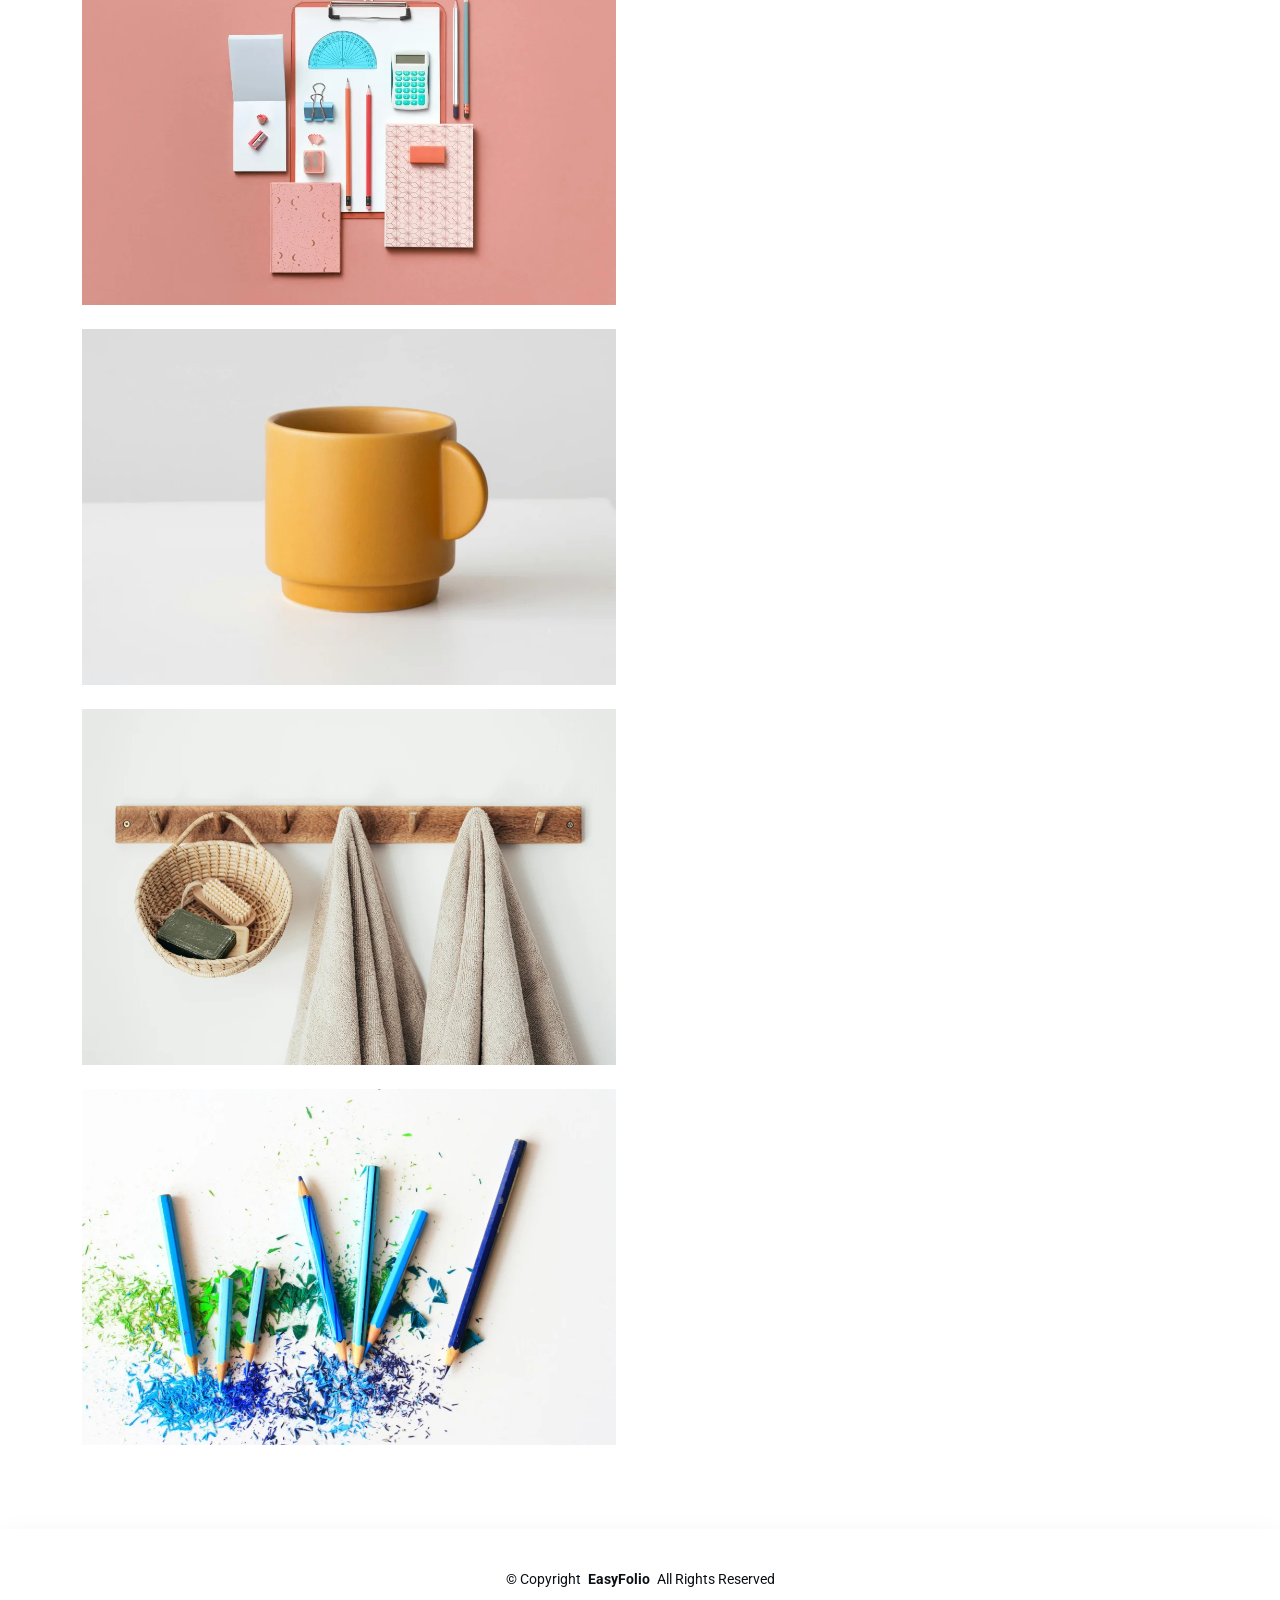
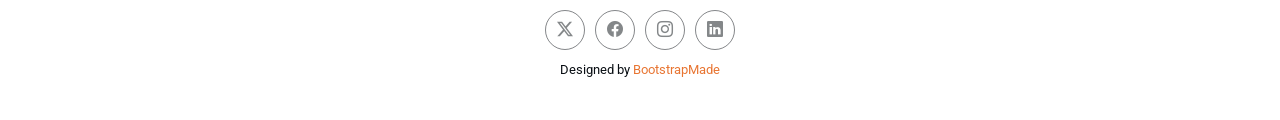
<file: portfolio-details.html>
<!DOCTYPE html>
<html lang="en">

<head>
  <meta charset="utf-8">
  <meta content="width=device-width, initial-scale=1.0" name="viewport">
  <title>Portfolio Details - EasyFolio Bootstrap Template</title>
  <meta name="description" content="">
  <meta name="keywords" content="">

  <!-- Favicons -->
  <link href="assets/img/favicon.png" rel="icon">
  <link href="assets/img/apple-touch-icon.png" rel="apple-touch-icon">

  <!-- Fonts -->
  <link href="https://fonts.googleapis.com" rel="preconnect">
  <link href="https://fonts.gstatic.com" rel="preconnect" crossorigin>
  <link href="https://fonts.googleapis.com/css2?family=Roboto:ital,wght@0,100;0,300;0,400;0,500;0,700;0,900;1,100;1,300;1,400;1,500;1,700;1,900&family=Noto+Sans:ital,wght@0,100;0,200;0,300;0,400;0,500;0,600;0,700;0,800;0,900;1,100;1,200;1,300;1,400;1,500;1,600;1,700;1,800;1,900&family=Questrial:wght@400&display=swap" rel="stylesheet">

  <!-- Vendor CSS Files -->
  <link href="assets/vendor/bootstrap/css/bootstrap.min.css" rel="stylesheet">
  <link href="assets/vendor/bootstrap-icons/bootstrap-icons.css" rel="stylesheet">
  <link href="assets/vendor/aos/aos.css" rel="stylesheet">
  <link href="assets/vendor/glightbox/css/glightbox.min.css" rel="stylesheet">
  <link href="assets/vendor/swiper/swiper-bundle.min.css" rel="stylesheet">

  <!-- Main CSS File -->
  <link href="assets/css/main.css" rel="stylesheet">

  <!-- =======================================================
  * Template Name: EasyFolio
  * Template URL: https://bootstrapmade.com/easyfolio-bootstrap-portfolio-template/
  * Updated: Feb 21 2025 with Bootstrap v5.3.3
  * Author: BootstrapMade.com
  * License: https://bootstrapmade.com/license/
  ======================================================== -->
</head>

<body class="portfolio-details-page">

  <header id="header" class="header d-flex align-items-center sticky-top">
    <div class="header-container container-fluid container-xl position-relative d-flex align-items-center justify-content-between">

      <a href="index.html" class="logo d-flex align-items-center me-auto me-xl-0">
        <!-- Uncomment the line below if you also wish to use an image logo -->
        <!-- <img src="assets/img/logo.webp" alt=""> -->
        <h1 class="sitename">EasyFolio</h1>
      </a>

      <nav id="navmenu" class="navmenu">
        <ul>
          <li><a href="#hero">Home</a></li>
          <li><a href="#about">About</a></li>
          <li><a href="#resume">Resume</a></li>
          <li><a href="#portfolio">Portfolio</a></li>
          <li><a href="#services">Services</a></li>
         
        <i class="mobile-nav-toggle d-xl-none bi bi-list"></i>
      </nav>

      <div class="header-social-links">
        <a href="#" class="twitter"><i class="bi bi-twitter-x"></i></a>
        <a href="#" class="facebook"><i class="bi bi-facebook"></i></a>
        <a href="#" class="instagram"><i class="bi bi-instagram"></i></a>
        <a href="#" class="linkedin"><i class="bi bi-linkedin"></i></a>
      </div>

    </div>
  </header>

  <main class="main">

    <!-- Page Title -->
    <div class="page-title">
      <div class="breadcrumbs">
        <nav aria-label="breadcrumb">
          <ol class="breadcrumb">
            <li class="breadcrumb-item"><a href="#"><i class="bi bi-house"></i> Home</a></li>
            <li class="breadcrumb-item"><a href="#">Category</a></li>
            <li class="breadcrumb-item active current">Portfolio Details</li>
          </ol>
        </nav>
      </div>

      <div class="title-wrapper">
        <h1>Portfolio Details</h1>
        <p>Lorem ipsum dolor sit amet, consectetur adipiscing elit. Ut elit tellus, luctus nec ullamcorper mattis, pulvinar dapibus leo.</p>
      </div>
    </div><!-- End Page Title -->

    <!-- Portfolio Details Section -->
    <section id="portfolio-details" class="portfolio-details section">

      <div class="container" data-aos="fade-up">

        <div class="row gy-4 g-lg-5">
          <div class="col-lg-6">
            <img src="assets/img/portfolio/portfolio-1.webp" class="img-fluid mb-4" alt="">
            <img src="assets/img/portfolio/portfolio-10.webp" class="img-fluid mb-4" alt="">
            <img src="assets/img/portfolio/portfolio-7.webp" class="img-fluid mb-4" alt="">
            <img src="assets/img/portfolio/portfolio-4.webp" class="img-fluid mb-4" alt="">
            <img src="assets/img/portfolio/portfolio-5.webp" class="img-fluid mb-4" alt="">
            <img src="assets/img/portfolio/portfolio-11.webp" class="img-fluid mb-4" alt="">
            <img src="assets/img/portfolio/portfolio-8.webp" class="img-fluid mb-4" alt="">
          </div>

          <div class="col-lg-6">

            <div class="position-sticky" style="top: 40px">
              <div class="portfolio-description">
                <h2>This is an example of portfolio details</h2>
                <p>
                  Autem ipsum nam porro corporis rerum. Quis eos dolorem eos itaque inventore commodi labore quia quia. Exercitationem repudiandae officiis neque suscipit non officia eaque itaque enim. Voluptatem officia accusantium nesciunt est omnis tempora consectetur dignissimos. Sequi nulla at esse enim cum deserunt eius.
                </p>
                <p>
                  Amet consequatur qui dolore veniam voluptatem voluptatem sit. Non aspernatur atque natus ut cum nam et. Praesentium error dolores rerum minus sequi quia veritatis eum. Eos et doloribus doloremque nesciunt molestiae laboriosam.
                </p>

                <div class="testimonial-item">
                  <p>
                    <i class="bi bi-quote quote-icon-left"></i>
                    <span>Export tempor illum tamen malis malis eram quae irure esse labore quem cillum quid cillum eram malis quorum velit fore eram velit sunt aliqua noster fugiat irure amet legam anim culpa.</span>
                    <i class="bi bi-quote quote-icon-right"></i>
                  </p>
                  <div>
                    <img src="assets/img/person/person-f-5.webp" class="testimonial-img" alt="">
                    <h3>Sara Wilsson</h3>
                    <h4>Designer</h4>
                  </div>
                </div>

                <p>
                  Impedit ipsum quae et aliquid doloribus et voluptatem quasi. Perspiciatis occaecati earum et magnam animi. Quibusdam non qui ea vitae suscipit vitae sunt. Repudiandae incidunt cumque minus deserunt assumenda tempore. Delectus voluptas necessitatibus est.
                </p>

                <p>
                  Sunt voluptatum sapiente facilis quo odio aut ipsum repellat debitis. Molestiae et autem libero. Explicabo et quod necessitatibus similique quis dolor eum. Numquam eaque praesentium rem et qui nesciunt.
                </p>

              </div>

              <div class="portfolio-info mt-5">
                <h3>Project information</h3>
                <ul>
                  <li><strong>Category</strong> Web design</li>
                  <li><strong>Client</strong> ASU Company</li>
                  <li><strong>Project date</strong> 01 March, 2020</li>
                  <li><strong>Project URL</strong> <a href="#">www.example.com</a></li>
                  <li><a href="#" class="btn-visit align-self-start">Visit Website</a></li>
                </ul>
              </div>
            </div>

          </div>
        </div>

      </div>

    </section><!-- /Portfolio Details Section -->

  </main>

  <footer id="footer" class="footer">

    <div class="container">
      <div class="copyright text-center ">
        <p>© <span>Copyright</span> <strong class="px-1 sitename">EasyFolio</strong> <span>All Rights Reserved</span></p>
      </div>
      <div class="social-links d-flex justify-content-center">
        <a href=""><i class="bi bi-twitter-x"></i></a>
        <a href=""><i class="bi bi-facebook"></i></a>
        <a href=""><i class="bi bi-instagram"></i></a>
        <a href=""><i class="bi bi-linkedin"></i></a>
      </div>
      <div class="credits">
        <!-- All the links in the footer should remain intact. -->
        <!-- You can delete the links only if you've purchased the pro version. -->
        <!-- Licensing information: https://bootstrapmade.com/license/ -->
        <!-- Purchase the pro version with working PHP/AJAX contact form: [buy-url] -->
        Designed by <a href="https://bootstrapmade.com/">BootstrapMade</a>
      </div>
    </div>

  </footer>

  <!-- Scroll Top -->
  <a href="#" id="scroll-top" class="scroll-top d-flex align-items-center justify-content-center"><i class="bi bi-arrow-up-short"></i></a>

  <!-- Vendor JS Files -->
  <script src="assets/vendor/bootstrap/js/bootstrap.bundle.min.js"></script>
  <script src="assets/vendor/php-email-form/validate.js"></script>
  <script src="assets/vendor/aos/aos.js"></script>
  <script src="assets/vendor/waypoints/noframework.waypoints.js"></script>
  <script src="assets/vendor/glightbox/js/glightbox.min.js"></script>
  <script src="assets/vendor/imagesloaded/imagesloaded.pkgd.min.js"></script>
  <script src="assets/vendor/isotope-layout/isotope.pkgd.min.js"></script>
  <script src="assets/vendor/swiper/swiper-bundle.min.js"></script>

  <!-- Main JS File -->
  <script src="assets/js/main.js"></script>

</body>

</html>
</file>
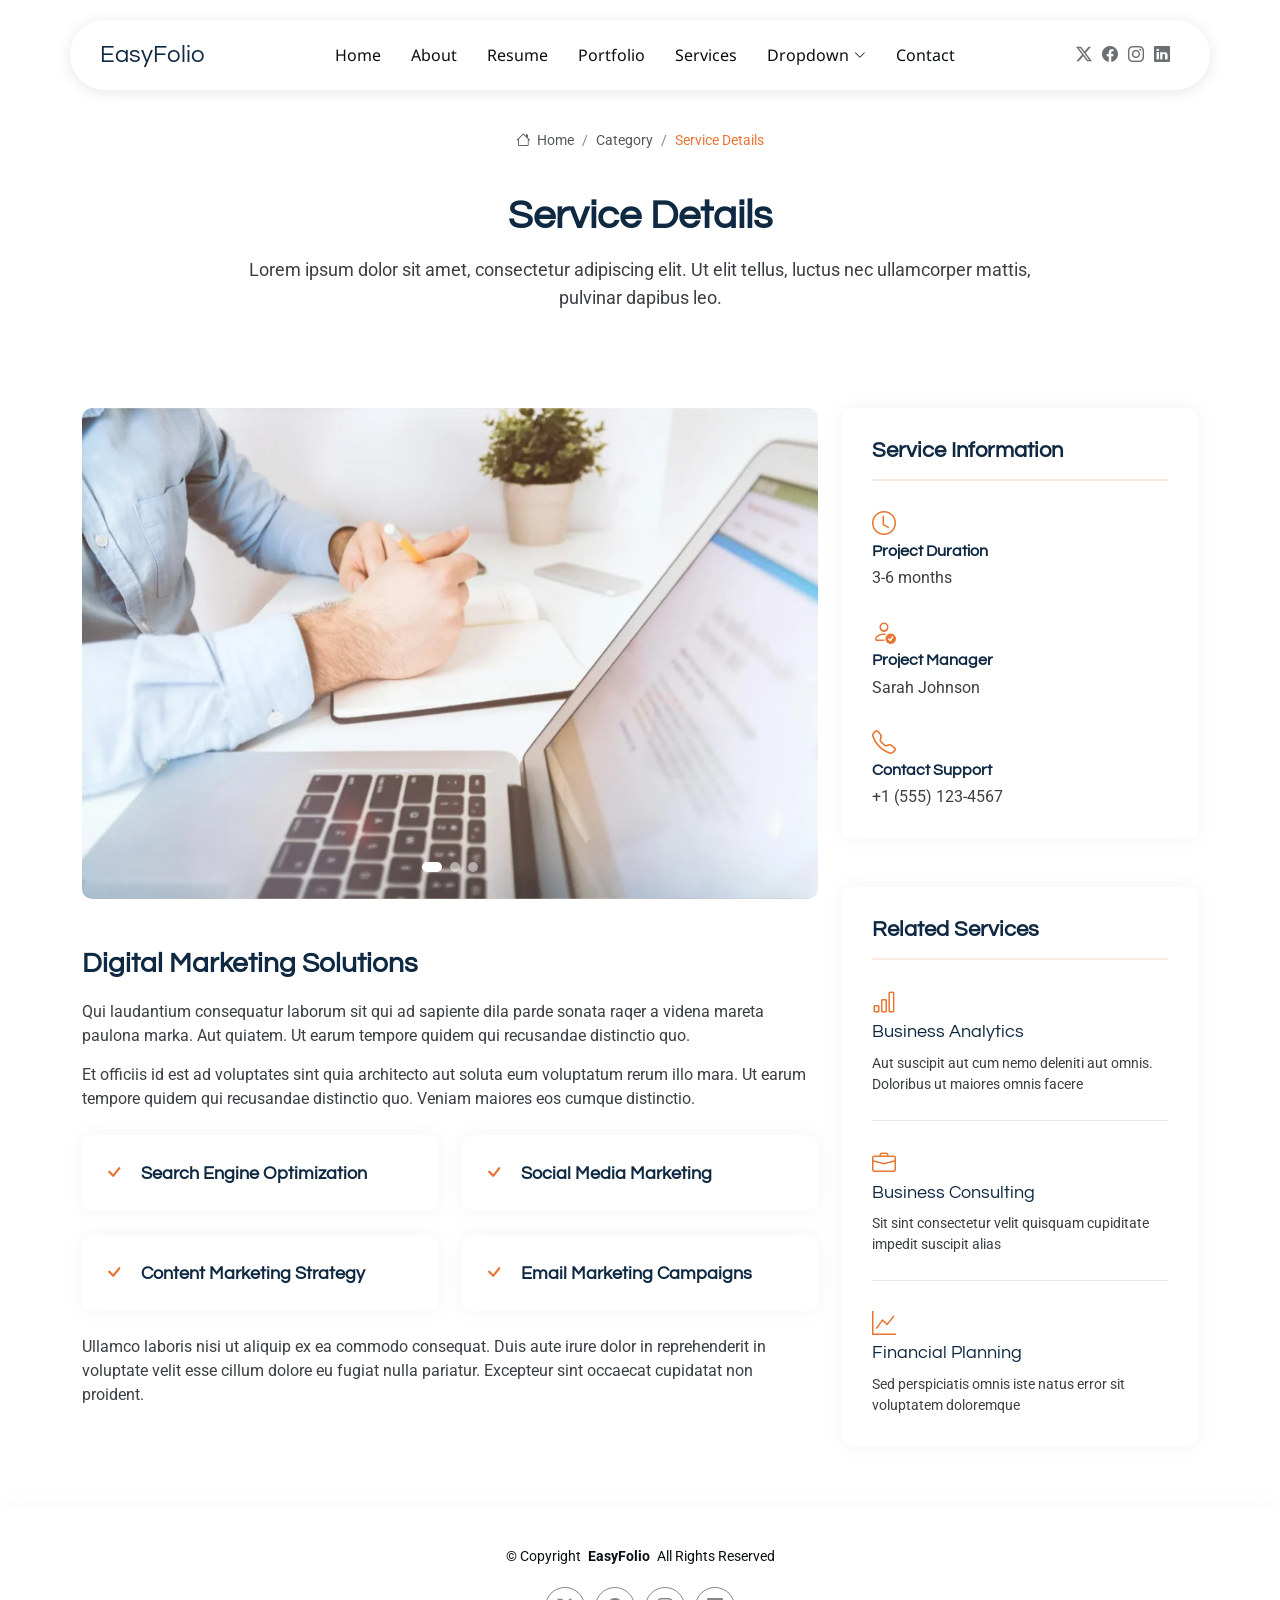
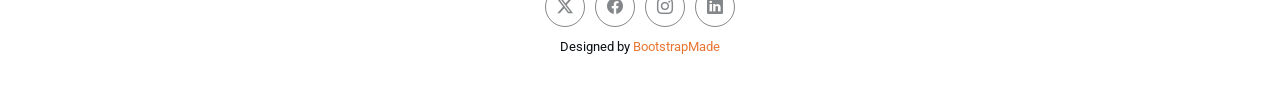
<file: service-details.html>
<!DOCTYPE html>
<html lang="en">

<head>
  <meta charset="utf-8">
  <meta content="width=device-width, initial-scale=1.0" name="viewport">
  <title>Service Details - EasyFolio Bootstrap Template</title>
  <meta name="description" content="">
  <meta name="keywords" content="">

  <!-- Favicons -->
  <link href="assets/img/favicon.png" rel="icon">
  <link href="assets/img/apple-touch-icon.png" rel="apple-touch-icon">

  <!-- Fonts -->
  <link href="https://fonts.googleapis.com" rel="preconnect">
  <link href="https://fonts.gstatic.com" rel="preconnect" crossorigin>
  <link href="https://fonts.googleapis.com/css2?family=Roboto:ital,wght@0,100;0,300;0,400;0,500;0,700;0,900;1,100;1,300;1,400;1,500;1,700;1,900&family=Noto+Sans:ital,wght@0,100;0,200;0,300;0,400;0,500;0,600;0,700;0,800;0,900;1,100;1,200;1,300;1,400;1,500;1,600;1,700;1,800;1,900&family=Questrial:wght@400&display=swap" rel="stylesheet">

  <!-- Vendor CSS Files -->
  <link href="assets/vendor/bootstrap/css/bootstrap.min.css" rel="stylesheet">
  <link href="assets/vendor/bootstrap-icons/bootstrap-icons.css" rel="stylesheet">
  <link href="assets/vendor/aos/aos.css" rel="stylesheet">
  <link href="assets/vendor/glightbox/css/glightbox.min.css" rel="stylesheet">
  <link href="assets/vendor/swiper/swiper-bundle.min.css" rel="stylesheet">

  <!-- Main CSS File -->
  <link href="assets/css/main.css" rel="stylesheet">

  <!-- =======================================================
  * Template Name: EasyFolio
  * Template URL: https://bootstrapmade.com/easyfolio-bootstrap-portfolio-template/
  * Updated: Feb 21 2025 with Bootstrap v5.3.3
  * Author: BootstrapMade.com
  * License: https://bootstrapmade.com/license/
  ======================================================== -->
</head>

<body class="service-details-page">

  <header id="header" class="header d-flex align-items-center sticky-top">
    <div class="header-container container-fluid container-xl position-relative d-flex align-items-center justify-content-between">

      <a href="index.html" class="logo d-flex align-items-center me-auto me-xl-0">
        <!-- Uncomment the line below if you also wish to use an image logo -->
        <!-- <img src="assets/img/logo.webp" alt=""> -->
        <h1 class="sitename">EasyFolio</h1>
      </a>

      <nav id="navmenu" class="navmenu">
        <ul>
          <li><a href="#hero">Home</a></li>
          <li><a href="#about">About</a></li>
          <li><a href="#resume">Resume</a></li>
          <li><a href="#portfolio">Portfolio</a></li>
          <li><a href="#services">Services</a></li>
          <li class="dropdown"><a href="#"><span>Dropdown</span> <i class="bi bi-chevron-down toggle-dropdown"></i></a>
            <ul>
              <li><a href="#">Dropdown 1</a></li>
              <li class="dropdown"><a href="#"><span>Deep Dropdown</span> <i class="bi bi-chevron-down toggle-dropdown"></i></a>
                <ul>
                  <li><a href="#">Deep Dropdown 1</a></li>
                  <li><a href="#">Deep Dropdown 2</a></li>
                  <li><a href="#">Deep Dropdown 3</a></li>
                  <li><a href="#">Deep Dropdown 4</a></li>
                  <li><a href="#">Deep Dropdown 5</a></li>
                </ul>
              </li>
              <li><a href="#">Dropdown 2</a></li>
              <li><a href="#">Dropdown 3</a></li>
              <li><a href="#">Dropdown 4</a></li>
            </ul>
          </li>
          <li><a href="#contact">Contact</a></li>
        </ul>
        <i class="mobile-nav-toggle d-xl-none bi bi-list"></i>
      </nav>

      <div class="header-social-links">
        <a href="#" class="twitter"><i class="bi bi-twitter-x"></i></a>
        <a href="#" class="facebook"><i class="bi bi-facebook"></i></a>
        <a href="#" class="instagram"><i class="bi bi-instagram"></i></a>
        <a href="#" class="linkedin"><i class="bi bi-linkedin"></i></a>
      </div>

    </div>
  </header>

  <main class="main">

    <!-- Page Title -->
    <div class="page-title">
      <div class="breadcrumbs">
        <nav aria-label="breadcrumb">
          <ol class="breadcrumb">
            <li class="breadcrumb-item"><a href="#"><i class="bi bi-house"></i> Home</a></li>
            <li class="breadcrumb-item"><a href="#">Category</a></li>
            <li class="breadcrumb-item active current">Service Details</li>
          </ol>
        </nav>
      </div>

      <div class="title-wrapper">
        <h1>Service Details</h1>
        <p>Lorem ipsum dolor sit amet, consectetur adipiscing elit. Ut elit tellus, luctus nec ullamcorper mattis, pulvinar dapibus leo.</p>
      </div>
    </div><!-- End Page Title -->

    <!-- Service Details Section -->
    <section id="service-details" class="service-details section">

      <div class="container" data-aos="fade-up" data-aos-delay="100">

        <div class="row gy-4">

          <div class="col-lg-8">
            <div class="service-details-slider swiper init-swiper">
              <script type="application/json" class="swiper-config">
                {
                  "loop": true,
                  "speed": 600,
                  "autoplay": {
                    "delay": 5000
                  },
                  "slidesPerView": 1,
                  "pagination": {
                    "el": ".swiper-pagination",
                    "type": "bullets",
                    "clickable": true
                  }
                }
              </script>
              <div class="swiper-wrapper align-items-center">
                <div class="swiper-slide">
                  <img src="assets/img/services/services-1.webp" alt="" class="img-fluid" loading="lazy">
                </div>
                <div class="swiper-slide">
                  <img src="assets/img/services/services-2.webp" alt="" class="img-fluid" loading="lazy">
                </div>
                <div class="swiper-slide">
                  <img src="assets/img/services/services-3.webp" alt="" class="img-fluid" loading="lazy">
                </div>
              </div>
              <div class="swiper-pagination"></div>
            </div>

            <div class="content mt-5">
              <h3>Digital Marketing Solutions</h3>
              <p>
                Qui laudantium consequatur laborum sit qui ad sapiente dila parde sonata raqer a videna mareta paulona marka. Aut quiatem. Ut earum tempore quidem qui recusandae distinctio quo.
              </p>
              <p>
                Et officiis id est ad voluptates sint quia architecto aut soluta eum voluptatum rerum illo mara. Ut earum tempore quidem qui recusandae distinctio quo. Veniam maiores eos cumque distinctio.
              </p>

              <div class="features mt-4">
                <div class="row gy-4">
                  <div class="col-md-6" data-aos="fade-up" data-aos-delay="100">
                    <div class="feature-box d-flex align-items-center">
                      <i class="bi bi-check"></i>
                      <h4>Search Engine Optimization</h4>
                    </div>
                  </div>
                  <div class="col-md-6" data-aos="fade-up" data-aos-delay="200">
                    <div class="feature-box d-flex align-items-center">
                      <i class="bi bi-check"></i>
                      <h4>Social Media Marketing</h4>
                    </div>
                  </div>
                  <div class="col-md-6" data-aos="fade-up" data-aos-delay="300">
                    <div class="feature-box d-flex align-items-center">
                      <i class="bi bi-check"></i>
                      <h4>Content Marketing Strategy</h4>
                    </div>
                  </div>
                  <div class="col-md-6" data-aos="fade-up" data-aos-delay="400">
                    <div class="feature-box d-flex align-items-center">
                      <i class="bi bi-check"></i>
                      <h4>Email Marketing Campaigns</h4>
                    </div>
                  </div>
                </div>
              </div>

              <p class="mt-4">
                Ullamco laboris nisi ut aliquip ex ea commodo consequat. Duis aute irure dolor in reprehenderit in voluptate velit esse cillum dolore eu fugiat nulla pariatur. Excepteur sint occaecat cupidatat non proident.
              </p>
            </div>
          </div>

          <div class="col-lg-4">
            <div class="service-info">
              <h4>Service Information</h4>
              <div class="info-item">
                <i class="bi bi-clock"></i>
                <h5>Project Duration</h5>
                <p>3-6 months</p>
              </div>
              <div class="info-item">
                <i class="bi bi-person-check"></i>
                <h5>Project Manager</h5>
                <p>Sarah Johnson</p>
              </div>
              <div class="info-item">
                <i class="bi bi-telephone"></i>
                <h5>Contact Support</h5>
                <p>+1 (555) 123-4567</p>
              </div>
            </div>

            <div class="related-services mt-5">
              <h4>Related Services</h4>
              <div class="service-item">
                <i class="bi bi-bar-chart"></i>
                <h5><a href="#">Business Analytics</a></h5>
                <p>Aut suscipit aut cum nemo deleniti aut omnis. Doloribus ut maiores omnis facere</p>
              </div>
              <div class="service-item">
                <i class="bi bi-briefcase"></i>
                <h5><a href="#">Business Consulting</a></h5>
                <p>Sit sint consectetur velit quisquam cupiditate impedit suscipit alias</p>
              </div>
              <div class="service-item">
                <i class="bi bi-graph-up"></i>
                <h5><a href="#">Financial Planning</a></h5>
                <p>Sed perspiciatis omnis iste natus error sit voluptatem doloremque</p>
              </div>
            </div>
          </div>

        </div>

      </div>

    </section><!-- /Service Details Section -->

  </main>

  <footer id="footer" class="footer">

    <div class="container">
      <div class="copyright text-center ">
        <p>© <span>Copyright</span> <strong class="px-1 sitename">EasyFolio</strong> <span>All Rights Reserved</span></p>
      </div>
      <div class="social-links d-flex justify-content-center">
        <a href=""><i class="bi bi-twitter-x"></i></a>
        <a href=""><i class="bi bi-facebook"></i></a>
        <a href=""><i class="bi bi-instagram"></i></a>
        <a href=""><i class="bi bi-linkedin"></i></a>
      </div>
      <div class="credits">
        <!-- All the links in the footer should remain intact. -->
        <!-- You can delete the links only if you've purchased the pro version. -->
        <!-- Licensing information: https://bootstrapmade.com/license/ -->
        <!-- Purchase the pro version with working PHP/AJAX contact form: [buy-url] -->
        Designed by <a href="https://bootstrapmade.com/">BootstrapMade</a>
      </div>
    </div>

  </footer>

  <!-- Scroll Top -->
  <a href="#" id="scroll-top" class="scroll-top d-flex align-items-center justify-content-center"><i class="bi bi-arrow-up-short"></i></a>

  <!-- Vendor JS Files -->
  <script src="assets/vendor/bootstrap/js/bootstrap.bundle.min.js"></script>
  <script src="assets/vendor/php-email-form/validate.js"></script>
  <script src="assets/vendor/aos/aos.js"></script>
  <script src="assets/vendor/waypoints/noframework.waypoints.js"></script>
  <script src="assets/vendor/glightbox/js/glightbox.min.js"></script>
  <script src="assets/vendor/imagesloaded/imagesloaded.pkgd.min.js"></script>
  <script src="assets/vendor/isotope-layout/isotope.pkgd.min.js"></script>
  <script src="assets/vendor/swiper/swiper-bundle.min.js"></script>

  <!-- Main JS File -->
  <script src="assets/js/main.js"></script>

</body>

</html>
</file>
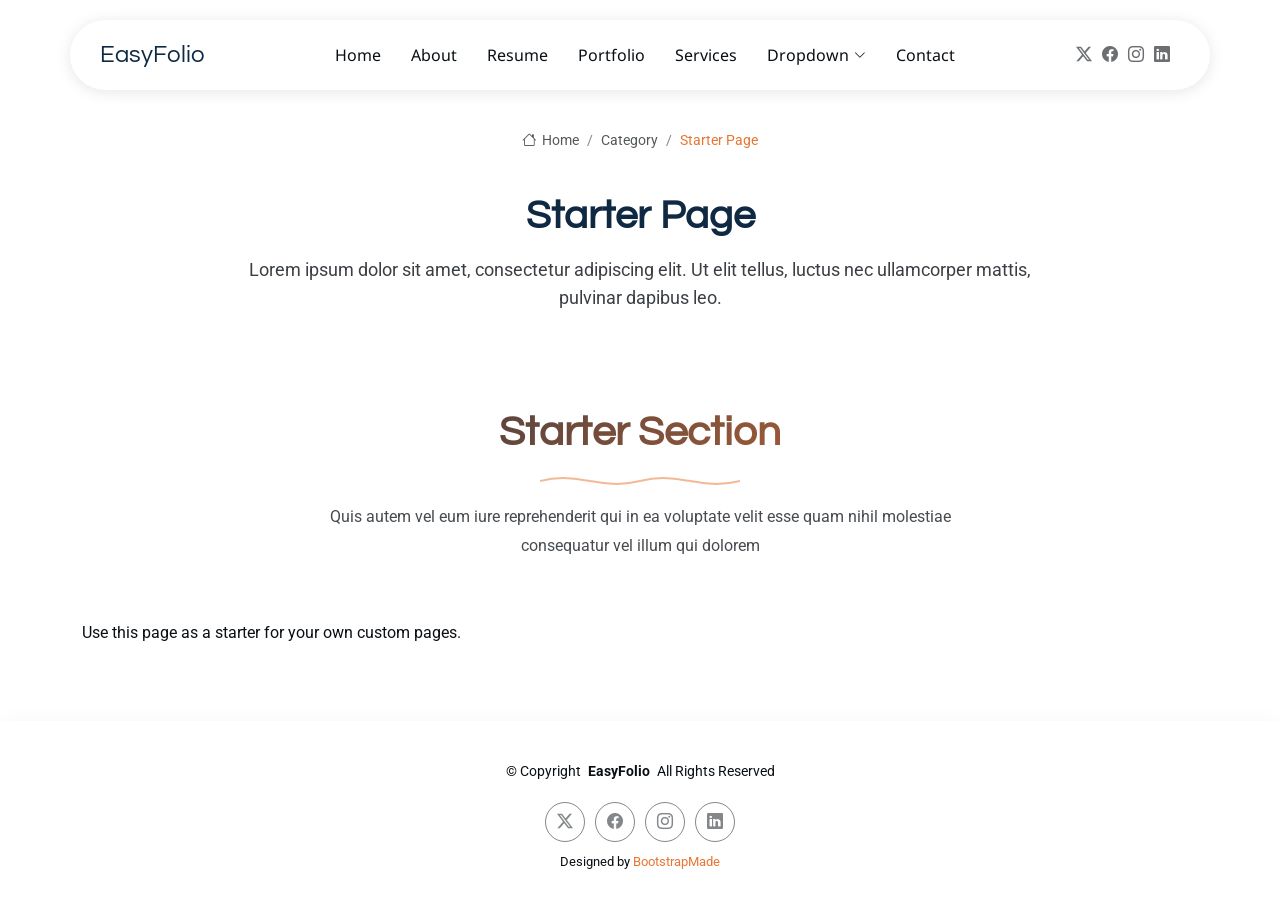
<file: starter-page.html>
<!DOCTYPE html>
<html lang="en">

<head>
  <meta charset="utf-8">
  <meta content="width=device-width, initial-scale=1.0" name="viewport">
  <title>Starter Page - EasyFolio Bootstrap Template</title>
  <meta name="description" content="">
  <meta name="keywords" content="">

  <!-- Favicons -->
  <link href="assets/img/favicon.png" rel="icon">
  <link href="assets/img/apple-touch-icon.png" rel="apple-touch-icon">

  <!-- Fonts -->
  <link href="https://fonts.googleapis.com" rel="preconnect">
  <link href="https://fonts.gstatic.com" rel="preconnect" crossorigin>
  <link href="https://fonts.googleapis.com/css2?family=Roboto:ital,wght@0,100;0,300;0,400;0,500;0,700;0,900;1,100;1,300;1,400;1,500;1,700;1,900&family=Noto+Sans:ital,wght@0,100;0,200;0,300;0,400;0,500;0,600;0,700;0,800;0,900;1,100;1,200;1,300;1,400;1,500;1,600;1,700;1,800;1,900&family=Questrial:wght@400&display=swap" rel="stylesheet">

  <!-- Vendor CSS Files -->
  <link href="assets/vendor/bootstrap/css/bootstrap.min.css" rel="stylesheet">
  <link href="assets/vendor/bootstrap-icons/bootstrap-icons.css" rel="stylesheet">
  <link href="assets/vendor/aos/aos.css" rel="stylesheet">
  <link href="assets/vendor/glightbox/css/glightbox.min.css" rel="stylesheet">
  <link href="assets/vendor/swiper/swiper-bundle.min.css" rel="stylesheet">

  <!-- Main CSS File -->
  <link href="assets/css/main.css" rel="stylesheet">

  <!-- =======================================================
  * Template Name: EasyFolio
  * Template URL: https://bootstrapmade.com/easyfolio-bootstrap-portfolio-template/
  * Updated: Feb 21 2025 with Bootstrap v5.3.3
  * Author: BootstrapMade.com
  * License: https://bootstrapmade.com/license/
  ======================================================== -->
</head>

<body class="starter-page-page">

  <header id="header" class="header d-flex align-items-center sticky-top">
    <div class="header-container container-fluid container-xl position-relative d-flex align-items-center justify-content-between">

      <a href="index.html" class="logo d-flex align-items-center me-auto me-xl-0">
        <!-- Uncomment the line below if you also wish to use an image logo -->
        <!-- <img src="assets/img/logo.webp" alt=""> -->
        <h1 class="sitename">EasyFolio</h1>
      </a>

      <nav id="navmenu" class="navmenu">
        <ul>
          <li><a href="#hero">Home</a></li>
          <li><a href="#about">About</a></li>
          <li><a href="#resume">Resume</a></li>
          <li><a href="#portfolio">Portfolio</a></li>
          <li><a href="#services">Services</a></li>
          <li class="dropdown"><a href="#"><span>Dropdown</span> <i class="bi bi-chevron-down toggle-dropdown"></i></a>
            <ul>
              <li><a href="#">Dropdown 1</a></li>
              <li class="dropdown"><a href="#"><span>Deep Dropdown</span> <i class="bi bi-chevron-down toggle-dropdown"></i></a>
                <ul>
                  <li><a href="#">Deep Dropdown 1</a></li>
                  <li><a href="#">Deep Dropdown 2</a></li>
                  <li><a href="#">Deep Dropdown 3</a></li>
                  <li><a href="#">Deep Dropdown 4</a></li>
                  <li><a href="#">Deep Dropdown 5</a></li>
                </ul>
              </li>
              <li><a href="#">Dropdown 2</a></li>
              <li><a href="#">Dropdown 3</a></li>
              <li><a href="#">Dropdown 4</a></li>
            </ul>
          </li>
          <li><a href="#contact">Contact</a></li>
        </ul>
        <i class="mobile-nav-toggle d-xl-none bi bi-list"></i>
      </nav>

      <div class="header-social-links">
        <a href="#" class="twitter"><i class="bi bi-twitter-x"></i></a>
        <a href="#" class="facebook"><i class="bi bi-facebook"></i></a>
        <a href="#" class="instagram"><i class="bi bi-instagram"></i></a>
        <a href="#" class="linkedin"><i class="bi bi-linkedin"></i></a>
      </div>

    </div>
  </header>

  <main class="main">

    <!-- Page Title -->
    <div class="page-title">
      <div class="breadcrumbs">
        <nav aria-label="breadcrumb">
          <ol class="breadcrumb">
            <li class="breadcrumb-item"><a href="#"><i class="bi bi-house"></i> Home</a></li>
            <li class="breadcrumb-item"><a href="#">Category</a></li>
            <li class="breadcrumb-item active current">Starter Page</li>
          </ol>
        </nav>
      </div>

      <div class="title-wrapper">
        <h1>Starter Page</h1>
        <p>Lorem ipsum dolor sit amet, consectetur adipiscing elit. Ut elit tellus, luctus nec ullamcorper mattis, pulvinar dapibus leo.</p>
      </div>
    </div><!-- End Page Title -->

    <!-- Starter Section Section -->
    <section id="starter-section" class="starter-section section">

      <!-- Section Title -->
      <div class="container section-title" data-aos="fade-up">
        <h2>Starter Section</h2>
        <div class="title-shape">
          <svg viewBox="0 0 200 20" xmlns="http://www.w3.org/2000/svg">
            <path d="M 0,10 C 40,0 60,20 100,10 C 140,0 160,20 200,10" fill="none" stroke="currentColor" stroke-width="2"></path>
          </svg>
        </div>
        <p>Quis autem vel eum iure reprehenderit qui in ea voluptate velit esse quam nihil molestiae consequatur vel illum qui dolorem</p>
      </div><!-- End Section Title -->

      <div class="container" data-aos="fade-up">
        <p>Use this page as a starter for your own custom pages.</p>
      </div>

    </section><!-- /Starter Section Section -->

  </main>

  <footer id="footer" class="footer">

    <div class="container">
      <div class="copyright text-center ">
        <p>© <span>Copyright</span> <strong class="px-1 sitename">EasyFolio</strong> <span>All Rights Reserved</span></p>
      </div>
      <div class="social-links d-flex justify-content-center">
        <a href=""><i class="bi bi-twitter-x"></i></a>
        <a href=""><i class="bi bi-facebook"></i></a>
        <a href=""><i class="bi bi-instagram"></i></a>
        <a href=""><i class="bi bi-linkedin"></i></a>
      </div>
      <div class="credits">
        <!-- All the links in the footer should remain intact. -->
        <!-- You can delete the links only if you've purchased the pro version. -->
        <!-- Licensing information: https://bootstrapmade.com/license/ -->
        <!-- Purchase the pro version with working PHP/AJAX contact form: [buy-url] -->
        Designed by <a href="https://bootstrapmade.com/">BootstrapMade</a>
      </div>
    </div>

  </footer>

  <!-- Scroll Top -->
  <a href="#" id="scroll-top" class="scroll-top d-flex align-items-center justify-content-center"><i class="bi bi-arrow-up-short"></i></a>

  <!-- Vendor JS Files -->
  <script src="assets/vendor/bootstrap/js/bootstrap.bundle.min.js"></script>
  <script src="assets/vendor/php-email-form/validate.js"></script>
  <script src="assets/vendor/aos/aos.js"></script>
  <script src="assets/vendor/waypoints/noframework.waypoints.js"></script>
  <script src="assets/vendor/glightbox/js/glightbox.min.js"></script>
  <script src="assets/vendor/imagesloaded/imagesloaded.pkgd.min.js"></script>
  <script src="assets/vendor/isotope-layout/isotope.pkgd.min.js"></script>
  <script src="assets/vendor/swiper/swiper-bundle.min.js"></script>

  <!-- Main JS File -->
  <script src="assets/js/main.js"></script>

</body>

</html>
</file>
<file: assets/css/main.css>
/**
* Template Name: EasyFolio
* Template URL: https://bootstrapmade.com/easyfolio-bootstrap-portfolio-template/
* Updated: Feb 21 2025 with Bootstrap v5.3.3
* Author: BootstrapMade.com
* License: https://bootstrapmade.com/license/
*/

/*--------------------------------------------------------------
# Font & Color Variables
# Help: https://bootstrapmade.com/color-system/
--------------------------------------------------------------*/
/* Fonts */
:root {
  --default-font: "Roboto",  system-ui, -apple-system, "Segoe UI", Roboto, "Helvetica Neue", Arial, "Noto Sans", "Liberation Sans", sans-serif, "Apple Color Emoji", "Segoe UI Emoji", "Segoe UI Symbol", "Noto Color Emoji";
  --heading-font: "Questrial",  sans-serif;
  --nav-font: "Noto Sans",  sans-serif;
}

/* Global Colors - The following color variables are used throughout the website. Updating them here will change the color scheme of the entire website */
:root { 
  --background-color: #ffffff; /* Background color for the entire website, including individual sections */
  --default-color: #0a0f14; /* Default color used for the majority of the text content across the entire website */
  --heading-color: #0f2943; /* Color for headings, subheadings and title throughout the website */
  --accent-color: #e87532; /* Accent color that represents your brand on the website. It's used for buttons, links, and other elements that need to stand out */
  --surface-color: #ffffff; /* The surface color is used as a background of boxed elements within sections, such as cards, icon boxes, or other elements that require a visual separation from the global background. */
  --contrast-color: #ffffff; /* Contrast color for text, ensuring readability against backgrounds of accent, heading, or default colors. */
}

/* Nav Menu Colors - The following color variables are used specifically for the navigation menu. They are separate from the global colors to allow for more customization options */
:root {
  --nav-color: #0a0f14;  /* The default color of the main navmenu links */
  --nav-hover-color: #e87532; /* Applied to main navmenu links when they are hovered over or active */
  --nav-mobile-background-color: #ffffff; /* Used as the background color for mobile navigation menu */
  --nav-dropdown-background-color: #ffffff; /* Used as the background color for dropdown items that appear when hovering over primary navigation items */
  --nav-dropdown-color: #0a0f14; /* Used for navigation links of the dropdown items in the navigation menu. */
  --nav-dropdown-hover-color: #e87532; /* Similar to --nav-hover-color, this color is applied to dropdown navigation links when they are hovered over. */
}

/* Color Presets - These classes override global colors when applied to any section or element, providing reuse of the sam color scheme. */

.light-background {
  --background-color: #faf9fb;
  --surface-color: #ffffff;
}

.dark-background {
  --background-color: #060606;
  --default-color: #ffffff;
  --heading-color: #ffffff;
  --surface-color: #252525;
  --contrast-color: #ffffff;
}

/* Smooth scroll */
:root {
  scroll-behavior: smooth;
}

/*--------------------------------------------------------------
# General Styling & Shared Classes
--------------------------------------------------------------*/
body {
  color: var(--default-color);
  background-color: var(--background-color);
  font-family: var(--default-font);
}

a {
  color: var(--accent-color);
  text-decoration: none;
  transition: 0.3s;
}

a:hover {
  color: color-mix(in srgb, var(--accent-color), transparent 25%);
  text-decoration: none;
}

h1,
h2,
h3,
h4,
h5,
h6 {
  color: var(--heading-color);
  font-family: var(--heading-font);
}

/* PHP Email Form Messages
------------------------------*/
.php-email-form .error-message {
  display: none;
  background: #df1529;
  color: #ffffff;
  text-align: left;
  padding: 15px;
  margin-bottom: 24px;
  font-weight: 600;
}

.php-email-form .sent-message {
  display: none;
  color: #ffffff;
  background: #059652;
  text-align: center;
  padding: 15px;
  margin-bottom: 24px;
  font-weight: 600;
}

.php-email-form .loading {
  display: none;
  background: var(--surface-color);
  text-align: center;
  padding: 15px;
  margin-bottom: 24px;
}

.php-email-form .loading:before {
  content: "";
  display: inline-block;
  border-radius: 50%;
  width: 24px;
  height: 24px;
  margin: 0 10px -6px 0;
  border: 3px solid var(--accent-color);
  border-top-color: var(--surface-color);
  animation: php-email-form-loading 1s linear infinite;
}

@keyframes php-email-form-loading {
  0% {
    transform: rotate(0deg);
  }

  100% {
    transform: rotate(360deg);
  }
}

/*--------------------------------------------------------------
# Global Header
--------------------------------------------------------------*/
.header {
  color: var(--default-color);
  background-color: var(--background-color);
  padding: 20px 0;
  transition: all 0.5s;
  z-index: 997;
}

.header .header-container {
  background: var(--surface-color);
  border-radius: 50px;
  padding: 5px 25px;
  box-shadow: 0px 2px 15px rgba(0, 0, 0, 0.1);
}

.header .logo {
  line-height: 1;
}

.header .logo img {
  max-height: 36px;
  margin-right: 8px;
}

.header .logo h1 {
  font-size: 24px;
  margin: 0;
  padding-left: 5px;
  font-weight: 500;
  color: var(--heading-color);
}

.header .header-social-links {
  padding-right: 15px;
}

.header .header-social-links a {
  color: color-mix(in srgb, var(--default-color), transparent 40%);
  padding-left: 6px;
  display: inline-block;
  transition: 0.3s;
  font-size: 16px;
}

.header .header-social-links a:hover {
  color: var(--accent-color);
}

.header .header-social-links a i {
  line-height: 0px;
}

@media (max-width: 1200px) {
  .header {
    padding-top: 10px;
  }

  .header .header-container {
    margin-left: 10px;
    margin-right: 10px;
    padding: 10px 5px 10px 15px;
  }

  .header .logo {
    order: 1;
  }

  .header .header-social-links {
    order: 2;
  }

  .header .navmenu {
    order: 3;
  }
}

/*--------------------------------------------------------------
# Navigation Menu
--------------------------------------------------------------*/
/* Navmenu - Desktop */
@media (min-width: 1200px) {
  .navmenu {
    padding: 0;
  }

  .navmenu ul {
    margin: 0;
    padding: 0;
    display: flex;
    list-style: none;
    align-items: center;
  }

  .navmenu li {
    position: relative;
  }

  .navmenu a,
  .navmenu a:focus {
    color: var(--nav-color);
    padding: 18px 15px;
    font-size: 16px;
    font-family: var(--nav-font);
    font-weight: 400;
    display: flex;
    align-items: center;
    justify-content: space-between;
    white-space: nowrap;
    transition: 0.3s;
  }

  .navmenu a i,
  .navmenu a:focus i {
    font-size: 12px;
    line-height: 0;
    margin-left: 5px;
    transition: 0.3s;
  }

  .navmenu li:last-child a {
    padding-right: 0;
  }

  .navmenu li:hover>a,
  .navmenu .active,
  .navmenu .active:focus {
    color: var(--nav-hover-color);
  }

  .navmenu .dropdown ul {
    margin: 0;
    padding: 10px 0;
    background: var(--nav-dropdown-background-color);
    display: block;
    position: absolute;
    visibility: hidden;
    left: 14px;
    top: 130%;
    opacity: 0;
    transition: 0.3s;
    border-radius: 4px;
    z-index: 99;
    box-shadow: 0px 0px 30px rgba(0, 0, 0, 0.1);
  }

  .navmenu .dropdown ul li {
    min-width: 200px;
  }

  .navmenu .dropdown ul a {
    padding: 10px 20px;
    font-size: 15px;
    text-transform: none;
    color: var(--nav-dropdown-color);
  }

  .navmenu .dropdown ul a i {
    font-size: 12px;
  }

  .navmenu .dropdown ul a:hover,
  .navmenu .dropdown ul .active:hover,
  .navmenu .dropdown ul li:hover>a {
    color: var(--nav-dropdown-hover-color);
  }

  .navmenu .dropdown:hover>ul {
    opacity: 1;
    top: 100%;
    visibility: visible;
  }

  .navmenu .dropdown .dropdown ul {
    top: 0;
    left: -90%;
    visibility: hidden;
  }

  .navmenu .dropdown .dropdown:hover>ul {
    opacity: 1;
    top: 0;
    left: -100%;
    visibility: visible;
  }
}

/* Navmenu - Mobile */
@media (max-width: 1199px) {
  .mobile-nav-toggle {
    color: var(--nav-color);
    font-size: 28px;
    line-height: 0;
    margin-right: 10px;
    cursor: pointer;
    transition: color 0.3s;
  }

  .navmenu {
    padding: 0;
    z-index: 9997;
  }

  .navmenu ul {
    display: none;
    list-style: none;
    position: absolute;
    inset: 60px 20px 20px 20px;
    padding: 10px 0;
    margin: 0;
    border-radius: 6px;
    background-color: var(--nav-mobile-background-color);
    overflow-y: auto;
    transition: 0.3s;
    z-index: 9998;
    box-shadow: 0px 0px 30px rgba(0, 0, 0, 0.1);
  }

  .navmenu a,
  .navmenu a:focus {
    color: var(--nav-dropdown-color);
    padding: 10px 20px;
    font-family: var(--nav-font);
    font-size: 17px;
    font-weight: 500;
    display: flex;
    align-items: center;
    justify-content: space-between;
    white-space: nowrap;
    transition: 0.3s;
  }

  .navmenu a i,
  .navmenu a:focus i {
    font-size: 12px;
    line-height: 0;
    margin-left: 5px;
    width: 30px;
    height: 30px;
    display: flex;
    align-items: center;
    justify-content: center;
    border-radius: 50%;
    transition: 0.3s;
    background-color: color-mix(in srgb, var(--accent-color), transparent 90%);
  }

  .navmenu a i:hover,
  .navmenu a:focus i:hover {
    background-color: var(--accent-color);
    color: var(--contrast-color);
  }

  .navmenu a:hover,
  .navmenu .active,
  .navmenu .active:focus {
    color: var(--nav-dropdown-hover-color);
  }

  .navmenu .active i,
  .navmenu .active:focus i {
    background-color: var(--accent-color);
    color: var(--contrast-color);
    transform: rotate(180deg);
  }

  .navmenu .dropdown ul {
    position: static;
    display: none;
    z-index: 99;
    padding: 10px 0;
    margin: 10px 20px;
    background-color: var(--nav-dropdown-background-color);
    border: 1px solid color-mix(in srgb, var(--default-color), transparent 90%);
    box-shadow: none;
    transition: all 0.5s ease-in-out;
  }

  .navmenu .dropdown ul ul {
    background-color: rgba(33, 37, 41, 0.1);
  }

  .navmenu .dropdown>.dropdown-active {
    display: block;
    background-color: rgba(33, 37, 41, 0.03);
  }

  .mobile-nav-active {
    overflow: hidden;
  }

  .mobile-nav-active .mobile-nav-toggle {
    color: #fff;
    position: absolute;
    font-size: 32px;
    top: 15px;
    right: 15px;
    margin-right: 0;
    z-index: 9999;
  }

  .mobile-nav-active .navmenu {
    position: fixed;
    overflow: hidden;
    inset: 0;
    background: rgba(33, 37, 41, 0.8);
    transition: 0.3s;
  }

  .mobile-nav-active .navmenu>ul {
    display: block;
  }
}

/*--------------------------------------------------------------
# Global Footer
--------------------------------------------------------------*/
.footer {
  color: var(--default-color);
  background-color: var(--background-color);
  font-size: 14px;
  padding: 40px 0;
  position: relative;
  box-shadow: 0 5px 25px rgba(0, 0, 0, 0.05);
}

.footer .copyright p {
  margin-bottom: 0;
}

.footer .social-links {
  margin-top: 20px;
}

.footer .social-links a {
  display: flex;
  align-items: center;
  justify-content: center;
  width: 40px;
  height: 40px;
  border-radius: 50%;
  border: 1px solid color-mix(in srgb, var(--default-color), transparent 50%);
  font-size: 16px;
  color: color-mix(in srgb, var(--default-color), transparent 50%);
  margin: 0 5px;
  transition: 0.3s;
}

.footer .social-links a:hover {
  color: var(--accent-color);
  border-color: var(--accent-color);
}

.footer .credits {
  margin-top: 10px;
  font-size: 13px;
  text-align: center;
}

/*--------------------------------------------------------------
# Scroll Top Button
--------------------------------------------------------------*/
.scroll-top {
  position: fixed;
  visibility: hidden;
  opacity: 0;
  right: 15px;
  bottom: -15px;
  z-index: 99999;
  background-color: var(--accent-color);
  width: 44px;
  height: 44px;
  border-radius: 50px;
  transition: all 0.4s;
}

.scroll-top i {
  font-size: 24px;
  color: var(--contrast-color);
  line-height: 0;
}

.scroll-top:hover {
  background-color: color-mix(in srgb, var(--accent-color), transparent 20%);
  color: var(--contrast-color);
}

.scroll-top.active {
  visibility: visible;
  opacity: 1;
  bottom: 15px;
}

/*--------------------------------------------------------------
# Disable aos animation delay on mobile devices
--------------------------------------------------------------*/
@media screen and (max-width: 768px) {
  [data-aos-delay] {
    transition-delay: 0 !important;
  }
}

/*--------------------------------------------------------------
# Global Page Titles & Breadcrumbs
--------------------------------------------------------------*/
.page-title {
  text-align: center;
  padding: 20px 0;
}

.page-title .breadcrumbs {
  margin-bottom: 1.5rem;
}

.page-title .breadcrumbs .breadcrumb {
  justify-content: center;
  margin: 0;
  padding: 0;
  background: none;
}

.page-title .breadcrumbs .breadcrumb .breadcrumb-item {
  font-size: 0.9rem;
  color: color-mix(in srgb, var(--default-color), transparent 30%);
}

.page-title .breadcrumbs .breadcrumb .breadcrumb-item.active {
  color: var(--accent-color);
}

.page-title .breadcrumbs .breadcrumb .breadcrumb-item a {
  color: inherit;
  text-decoration: none;
  transition: color 0.3s ease;
}

.page-title .breadcrumbs .breadcrumb .breadcrumb-item a:hover {
  color: var(--accent-color);
}

.page-title .breadcrumbs .breadcrumb .breadcrumb-item a i {
  font-size: 0.9rem;
  margin-right: 0.2rem;
}

.page-title .breadcrumbs .breadcrumb .breadcrumb-item+.breadcrumb-item::before {
  color: color-mix(in srgb, var(--default-color), transparent 50%);
}

.page-title .title-wrapper {
  max-width: 800px;
  margin: 0 auto;
  padding: 1rem 0;
}

.page-title .title-wrapper h1 {
  font-size: 2.5rem;
  margin-bottom: 1rem;
  font-weight: 700;
  color: var(--heading-color);
}

.page-title .title-wrapper p {
  font-size: 1.1rem;
  color: color-mix(in srgb, var(--default-color), transparent 20%);
  margin: 0;
  line-height: 1.6;
}

@media (max-width: 768px) {
  .page-title .title-wrapper h1 {
    font-size: 2rem;
  }

  .page-title .title-wrapper p {
    font-size: 1rem;
  }
}

@media (max-width: 576px) {
  .page-title .title-wrapper h1 {
    font-size: 1.75rem;
  }
}

/*--------------------------------------------------------------
# Global Sections
--------------------------------------------------------------*/
section,
.section {
  color: var(--default-color);
  background-color: var(--background-color);
  padding: 60px 0;
  scroll-margin-top: 90px;
  overflow: clip;
}

@media (max-width: 1199px) {

  section,
  .section {
    scroll-margin-top: 66px;
  }
}

/*--------------------------------------------------------------
# Global Section Titles
--------------------------------------------------------------*/
.section-title {
  text-align: center;
  padding-bottom: 60px;
  position: relative;
}

.section-title h2 {
  font-size: 42px;
  font-weight: 700;
  margin-bottom: 10px;
  background: linear-gradient(120deg, var(--heading-color), var(--accent-color));
  -webkit-background-clip: text;
  -webkit-text-fill-color: transparent;
  background-clip: text;
  position: relative;
}

.section-title .title-shape {
  width: 200px;
  height: 20px;
  margin: 0 auto;
  color: var(--accent-color);
  opacity: 0.5;
}

.section-title .title-shape svg {
  width: 100%;
  height: 100%;
}

.section-title p {
  margin: 15px auto 0;
  font-size: 16px;
  max-width: 700px;
  color: color-mix(in srgb, var(--default-color), transparent 25%);
  line-height: 1.8;
}

@media (max-width: 768px) {
  .section-title h2 {
    font-size: 32px;
  }

  .section-title .subtitle-wrapper .subtitle {
    font-size: 13px;
  }
}

/*--------------------------------------------------------------
# Hero Section
--------------------------------------------------------------*/
.hero {
  padding: 80px 0;
  position: relative;
  overflow: hidden;
}

.hero .content h2 {
  font-size: 3.5rem;
  font-weight: 700;
  line-height: 1.2;
  margin-bottom: 1.5rem;
}

@media (max-width: 991px) {
  .hero .content h2 {
    font-size: 2.5rem;
  }
}

.hero .content .lead {
  font-size: 1.25rem;
  margin-bottom: 2rem;
  color: color-mix(in srgb, var(--default-color), transparent 20%);
}

.hero .cta-buttons {
  display: flex;
  gap: 1rem;
  margin-bottom: 3rem;
}

@media (max-width: 576px) {
  .hero .cta-buttons {
    flex-direction: column;
  }
}

.hero .cta-buttons .btn {
  padding: 0.8rem 2rem;
  font-size: 1rem;
  font-weight: 500;
  border-radius: 50px;
  transition: all 0.3s ease;
}

.hero .cta-buttons .btn.btn-primary {
  background-color: var(--accent-color);
  border-color: var(--accent-color);
  color: var(--contrast-color);
}

.hero .cta-buttons .btn.btn-primary:hover {
  background-color: color-mix(in srgb, var(--accent-color), transparent 15%);
  border-color: color-mix(in srgb, var(--accent-color), transparent 15%);
  transform: translateY(-2px);
}

.hero .cta-buttons .btn.btn-outline {
  border: 2px solid color-mix(in srgb, var(--accent-color), transparent 70%);
  color: var(--accent-color);
  background: transparent;
}

.hero .cta-buttons .btn.btn-outline:hover {
  background-color: var(--accent-color);
  color: var(--contrast-color);
  transform: translateY(-2px);
}

.hero .hero-stats {
  display: flex;
  gap: 3rem;
  margin-top: 2rem;
}

@media (max-width: 576px) {
  .hero .hero-stats {
    flex-direction: column;
    gap: 1.5rem;
  }
}

.hero .hero-stats .stat-item .stat-number {
  display: block;
  font-size: 2.5rem;
  font-weight: 700;
  color: var(--heading-color);
  line-height: 1;
}

.hero .hero-stats .stat-item .stat-label {
  font-size: 0.9rem;
  color: color-mix(in srgb, var(--default-color), transparent 30%);
  margin-top: 0.5rem;
  display: block;
}

.hero .hero-image {
  position: relative;
  padding: 2rem;
}

.hero .hero-image img {
  position: relative;
  z-index: 2;
}

.hero .hero-image .shape-1,
.hero .hero-image .shape-2 {
  position: absolute;
  border-radius: 30% 70% 70% 30%/30% 30% 70% 70%;
  z-index: 1;
}

.hero .hero-image .shape-1 {
  width: 300px;
  height: 300px;
  background-color: color-mix(in srgb, var(--accent-color), transparent 85%);
  top: -20px;
  right: -20px;
  animation: morphShape 15s linear infinite;
}

.hero .hero-image .shape-2 {
  width: 200px;
  height: 200px;
  background-color: color-mix(in srgb, var(--heading-color), transparent 90%);
  bottom: -20px;
  left: -20px;
  animation: morphShape 20s linear infinite reverse;
}

@media (max-width: 991px) {
  .hero {
    text-align: center;
    padding: 60px 0;
  }

  .hero .cta-buttons {
    justify-content: center;
  }

  .hero .hero-stats {
    justify-content: center;
  }

  .hero .hero-image {
    margin-top: 3rem;
  }
}

@keyframes morphShape {
  0% {
    border-radius: 30% 70% 70% 30%/30% 30% 70% 70%;
  }

  25% {
    border-radius: 58% 42% 75% 25%/76% 46% 54% 24%;
  }

  50% {
    border-radius: 50% 50% 33% 67%/55% 27% 73% 45%;
  }

  75% {
    border-radius: 33% 67% 58% 42%/63% 68% 32% 37%;
  }

  100% {
    border-radius: 30% 70% 70% 30%/30% 30% 70% 70%;
  }
}

/*--------------------------------------------------------------
# About Section
--------------------------------------------------------------*/
.about .about-image {
  position: relative;
}

.about .about-image img {
  box-shadow: 0 0 30px rgba(0, 0, 0, 0.1);
}

.about .about-content {
  padding-left: 2rem;
}

@media (max-width: 991.98px) {
  .about .about-content {
    padding-left: 0;
    margin-top: 3rem;
  }
}

.about .about-content .subtitle {
  font-size: 0.875rem;
  font-weight: 600;
  letter-spacing: 2px;
  color: var(--accent-color);
  margin-bottom: 1rem;
  display: block;
}

.about .about-content h2 {
  font-size: 2rem;
  font-weight: 700;
  margin-bottom: 1.5rem;
}

.about .about-content .lead {
  font-size: 1.1rem;
  color: color-mix(in srgb, var(--default-color), transparent 25%);
}

.about .personal-info {
  margin-top: 2rem;
  padding: 2rem;
  background-color: var(--surface-color);
  border-radius: 1rem;
  box-shadow: 0 0 30px rgba(0, 0, 0, 0.05);
}

.about .personal-info .info-item {
  display: flex;
  flex-direction: column;
  gap: 0.5rem;
}

.about .personal-info .info-item .label {
  font-size: 0.875rem;
  color: color-mix(in srgb, var(--default-color), transparent 40%);
}

.about .personal-info .info-item .value {
  font-weight: 600;
  color: var(--heading-color);
}

.about .signature {
  display: flex;
  align-items: center;
  gap: 1.5rem;
}

.about .signature .signature-image {
  max-width: 150px;
}

.about .signature .signature-info h4 {
  font-size: 1.25rem;
  margin-bottom: 0.25rem;
}

.about .signature .signature-info p {
  font-size: 0.875rem;
  color: color-mix(in srgb, var(--default-color), transparent 40%);
  margin: 0;
}

/*--------------------------------------------------------------
# Skills Section
--------------------------------------------------------------*/
.skills .skill-box {
  background-color: var(--surface-color);
  padding: 2rem;
  border-radius: 8px;
  box-shadow: 0 0 20px rgba(0, 0, 0, 0.05);
}

.skills .skill-box h3 {
  font-size: 1.2rem;
  margin-bottom: 1rem;
  font-weight: 600;
}

.skills .skill-box p {
  font-size: 0.9rem;
  margin-bottom: 0.8rem;
  opacity: 0.6;
}

.skills .skill-box .progress {
  background-color: color-mix(in srgb, var(--accent-color), transparent 85%);
  border-radius: 50px;
  height: 8px;
  margin-top: 5px;
  overflow: hidden;
}

.skills .skill-box .progress .progress-bar {
  background-color: var(--accent-color);
  height: 100%;
  position: relative;
  border-radius: 50px;
  transition: 0.9s;
  width: 1px;
}

/*--------------------------------------------------------------
# Resume Section
--------------------------------------------------------------*/
.resume .resume-wrapper .resume-block {
  margin-bottom: 3rem;
}

.resume .resume-wrapper .resume-block:last-child {
  margin-bottom: 0;
}

.resume .resume-wrapper .resume-block h2 {
  font-size: 2rem;
  margin-bottom: 0.8rem;
  font-weight: 700;
}

.resume .resume-wrapper .resume-block h2 span {
  color: var(--accent-color);
}

.resume .resume-wrapper .resume-block .lead {
  color: color-mix(in srgb, var(--default-color), transparent 25%);
  margin-bottom: 3rem;
}

.resume .resume-wrapper .timeline {
  position: relative;
}

.resume .resume-wrapper .timeline::before {
  content: "";
  position: absolute;
  left: 20%;
  top: 0;
  height: 100%;
  width: 2px;
  background-color: color-mix(in srgb, var(--accent-color), transparent 85%);
}

.resume .resume-wrapper .timeline .timeline-item {
  display: flex;
  align-items: flex-start;
  margin-bottom: 2.5rem;
  position: relative;
}

.resume .resume-wrapper .timeline .timeline-item:last-child {
  margin-bottom: 0;
}

.resume .resume-wrapper .timeline .timeline-item .timeline-left {
  width: 20%;
  padding-right: 3rem;
}

.resume .resume-wrapper .timeline .timeline-item .timeline-left .company {
  color: var(--heading-color);
  font-weight: 600;
  font-size: 1.1rem;
  margin-bottom: 0.25rem;
}

.resume .resume-wrapper .timeline .timeline-item .timeline-left .period {
  color: var(--accent-color);
  font-size: 0.9rem;
}

.resume .resume-wrapper .timeline .timeline-item .timeline-dot {
  position: absolute;
  left: calc(20% + 1px);
  transform: translateX(-50%);
  width: 1rem;
  height: 1rem;
  background-color: var(--accent-color);
  border-radius: 50%;
}

.resume .resume-wrapper .timeline .timeline-item .timeline-right {
  width: 70%;
  padding-left: 3rem;
  margin-top: -4px;
}

.resume .resume-wrapper .timeline .timeline-item .timeline-right .position {
  color: var(--heading-color);
  font-size: 1.2rem;
  margin-bottom: 0.6rem;
  font-weight: 600;
}

.resume .resume-wrapper .timeline .timeline-item .timeline-right .description {
  color: color-mix(in srgb, var(--default-color), transparent 25%);
}

.resume .resume-wrapper .timeline .timeline-item .timeline-right ul {
  padding-left: 15px;
}

.resume .resume-wrapper .timeline .timeline-item .timeline-right ul li {
  padding-bottom: 12px;
}

@media (max-width: 992px) {
  .resume .resume-wrapper .resume-block h2 {
    font-size: 2rem;
  }

  .resume .resume-wrapper .timeline::before {
    left: 1rem;
  }

  .resume .resume-wrapper .timeline .timeline-item {
    flex-direction: column;
    margin-bottom: 20px;
  }

  .resume .resume-wrapper .timeline .timeline-item .timeline-left {
    width: 100%;
    text-align: left;
    padding-right: 0;
    padding-left: 2.5rem;
    margin-bottom: 1.6rem;
    margin-top: -4px;
  }

  .resume .resume-wrapper .timeline .timeline-item .timeline-dot {
    left: calc(1rem + 1px);
  }

  .resume .resume-wrapper .timeline .timeline-item .timeline-right {
    width: 100%;
    padding-left: 2.5rem;
  }
}

/*--------------------------------------------------------------
# Portfolio Section
--------------------------------------------------------------*/
.portfolio .portfolio-filters-container {
  margin-bottom: 40px;
}

.portfolio .portfolio-filters {
  display: flex;
  justify-content: center;
  gap: 15px;
  flex-wrap: wrap;
  padding: 0;
  margin: 0;
  list-style: none;
}

.portfolio .portfolio-filters li {
  font-size: 15px;
  font-weight: 500;
  padding: 8px 20px;
  cursor: pointer;
  border-radius: 30px;
  background-color: color-mix(in srgb, var(--surface-color), transparent 50%);
  color: var(--default-color);
  transition: all 0.3s ease-in-out;
}

.portfolio .portfolio-filters li:hover {
  background-color: color-mix(in srgb, var(--accent-color), transparent 85%);
  color: var(--accent-color);
  transform: translateY(-2px);
}

.portfolio .portfolio-filters li.filter-active {
  background-color: var(--accent-color);
  color: var(--contrast-color);
}

.portfolio .portfolio-card {
  background-color: var(--surface-color);
  border-radius: 15px;
  overflow: hidden;
  box-shadow: 0 5px 25px rgba(0, 0, 0, 0.05);
  transition: all 0.3s ease-in-out;
}

.portfolio .portfolio-card:hover {
  transform: translateY(-10px);
  box-shadow: 0 8px 35px rgba(0, 0, 0, 0.1);
}

.portfolio .portfolio-card:hover .portfolio-overlay {
  opacity: 1;
  visibility: visible;
}

.portfolio .portfolio-card:hover .portfolio-overlay .portfolio-actions {
  transform: translateY(0);
}

.portfolio .portfolio-card .portfolio-image {
  position: relative;
  overflow: hidden;
  aspect-ratio: 16/10;
}

.portfolio .portfolio-card .portfolio-image img {
  width: 100%;
  height: 100%;
  object-fit: cover;
  transition: transform 0.6s ease-in-out;
}

.portfolio .portfolio-card .portfolio-overlay {
  position: absolute;
  top: 0;
  left: 0;
  width: 100%;
  height: 100%;
  background: linear-gradient(to top, rgba(0, 0, 0, 0.7), transparent);
  opacity: 0;
  visibility: hidden;
  transition: all 0.4s ease-in-out;
  display: flex;
  align-items: flex-end;
  padding: 20px;
}

.portfolio .portfolio-card .portfolio-overlay .portfolio-actions {
  transform: translateY(20px);
  transition: all 0.4s ease-in-out;
  display: flex;
  gap: 15px;
}

.portfolio .portfolio-card .portfolio-overlay .portfolio-actions a {
  width: 45px;
  height: 45px;
  background-color: var(--surface-color);
  border-radius: 50%;
  display: flex;
  align-items: center;
  justify-content: center;
  color: var(--accent-color);
  font-size: 20px;
  transition: all 0.3s ease;
}

.portfolio .portfolio-card .portfolio-overlay .portfolio-actions a:hover {
  background-color: var(--accent-color);
  color: var(--contrast-color);
  transform: scale(1.1);
}

.portfolio .portfolio-card .portfolio-content {
  padding: 25px;
}

.portfolio .portfolio-card .portfolio-content .category {
  font-size: 14px;
  color: var(--accent-color);
  text-transform: uppercase;
  letter-spacing: 1px;
  font-weight: 500;
  display: block;
  margin-bottom: 10px;
}

.portfolio .portfolio-card .portfolio-content h3 {
  font-size: 20px;
  margin: 0 0 15px;
  font-weight: 600;
  transition: color 0.3s ease;
}

.portfolio .portfolio-card .portfolio-content h3:hover {
  color: var(--accent-color);
}

.portfolio .portfolio-card .portfolio-content p {
  font-size: 15px;
  color: color-mix(in srgb, var(--default-color), transparent 30%);
  margin: 0;
  line-height: 1.6;
}

@media (max-width: 768px) {
  .portfolio .portfolio-filters li {
    font-size: 14px;
    padding: 6px 15px;
  }

  .portfolio .portfolio-card .portfolio-content {
    padding: 20px;
  }

  .portfolio .portfolio-card .portfolio-content h3 {
    font-size: 18px;
  }

  .portfolio .portfolio-card .portfolio-content p {
    font-size: 14px;
  }
}

/*--------------------------------------------------------------
# Testimonials Section
--------------------------------------------------------------*/
.testimonials .testimonials-slider {
  width: 100%;
  position: relative;
  padding-bottom: 60px;
}

.testimonials .swiper-wrapper {
  height: auto;
}

.testimonials .testimonial-item {
  background-color: var(--surface-color);
  padding: 40px;
  border-radius: 20px;
}

@media (max-width: 575px) {
  .testimonials .testimonial-item {
    padding: 20px;
  }
}

.testimonials .testimonial-item h2 {
  font-size: 24px;
  font-weight: 600;
  margin-bottom: 20px;
}

.testimonials .testimonial-item p {
  font-size: 16px;
  line-height: 1.8;
  margin-bottom: 30px;
  font-style: italic;
}

.testimonials .testimonial-item .profile {
  gap: 15px;
}

.testimonials .testimonial-item .profile .profile-img {
  width: 60px;
  height: 60px;
  border-radius: 50%;
  object-fit: cover;
}

.testimonials .testimonial-item .profile .profile-info h3 {
  font-size: 18px;
  margin: 0;
  font-weight: 600;
}

.testimonials .testimonial-item .profile .profile-info span {
  font-size: 14px;
  color: color-mix(in srgb, var(--default-color) 70%, transparent);
}

.testimonials .testimonial-item .featured-img-wrapper {
  min-height: 400px;
  position: relative;
  overflow: hidden;
  border-radius: 16px;
}

.testimonials .testimonial-item .featured-img {
  width: 100%;
  height: 100%;
  object-fit: cover;
  position: absolute;
  top: 0;
  left: 0;
}

.testimonials .swiper-navigation {
  position: absolute;
  bottom: 0;
  gap: 10px;
}

.testimonials .swiper-button-prev,
.testimonials .swiper-button-next {
  position: relative;
  left: auto;
  right: auto;
  top: auto;
  margin: 0;
  width: 44px;
  height: 44px;
  background-color: var(--surface-color);
  border-radius: 50%;
  border: 1px solid color-mix(in srgb, var(--default-color) 10%, transparent);
  transition: 0.3s;
}

.testimonials .swiper-button-prev::after,
.testimonials .swiper-button-next::after {
  font-size: 20px;
  color: var(--default-color);
}

.testimonials .swiper-button-prev:hover,
.testimonials .swiper-button-next:hover {
  background-color: var(--accent-color);
  border-color: var(--accent-color);
}

.testimonials .swiper-button-prev:hover::after,
.testimonials .swiper-button-next:hover::after {
  color: var(--contrast-color);
}

/*--------------------------------------------------------------
# Services Section
--------------------------------------------------------------*/
.services {
  padding: 80px 0;
}

.services .servies-title {
  font-size: 2.5rem;
  margin-bottom: 1.5rem;
}

.services .btn-outline-primary {
  color: var(--accent-color);
  border-color: var(--accent-color);
  padding: 10px 30px;
  border-radius: 50px;
  transition: all 0.3s ease;
}

.services .btn-outline-primary:hover {
  background-color: var(--accent-color);
  color: var(--contrast-color);
}

.services .service-item {
  background-color: var(--surface-color);
  padding: 30px;
  border-radius: 10px;
  box-shadow: 0 5px 15px rgba(0, 0, 0, 0.1);
  height: 100%;
  transition: transform 0.3s ease;
}

.services .service-item:hover {
  transform: scale(1.05);
}

.services .service-item i {
  font-size: 2.5rem;
  color: var(--accent-color);
  display: inline-block;
  margin-bottom: 15px;
}

.services .service-item h3 {
  font-size: 1.25rem;
  margin-bottom: 15px;
}

.services .service-item h3 a {
  color: var(--heading-color);
}

.services .service-item h3 a:hover {
  color: var(--accent-color);
}

.services .service-item p {
  font-size: 0.9rem;
  color: color-mix(in srgb, var(--default-color), transparent 25%);
}

@media (max-width: 991px) {
  .services h2 {
    font-size: 2rem;
  }
}

/*--------------------------------------------------------------
# Faq Section
--------------------------------------------------------------*/
.faq .faq-container .faq-item {
  background-color: var(--surface-color);
  position: relative;
  padding: 20px;
  margin-bottom: 15px;
  border: 1px solid color-mix(in srgb, var(--default-color), transparent 85%);
  border-radius: 5px;
  overflow: hidden;
}

.faq .faq-container .faq-item:last-child {
  margin-bottom: 0;
}

.faq .faq-container .faq-item h3 {
  font-weight: 600;
  font-size: 16px;
  line-height: 24px;
  margin: 0 30px 0 0;
  transition: 0.3s;
  cursor: pointer;
  display: flex;
  align-items: center;
}

.faq .faq-container .faq-item h3 .num {
  color: var(--accent-color);
  padding-right: 5px;
}

.faq .faq-container .faq-item h3:hover {
  color: var(--accent-color);
}

.faq .faq-container .faq-item .faq-content {
  display: grid;
  grid-template-rows: 0fr;
  transition: 0.3s ease-in-out;
  visibility: hidden;
  opacity: 0;
}

.faq .faq-container .faq-item .faq-content p {
  margin-bottom: 0;
  overflow: hidden;
}

.faq .faq-container .faq-item .faq-toggle {
  position: absolute;
  top: 20px;
  right: 20px;
  font-size: 16px;
  line-height: 0;
  transition: 0.3s;
  cursor: pointer;
}

.faq .faq-container .faq-item .faq-toggle:hover {
  color: var(--accent-color);
}

.faq .faq-container .faq-active {
  background-color: color-mix(in srgb, var(--accent-color), transparent 97%);
  border-color: color-mix(in srgb, var(--accent-color), transparent 80%);
}

.faq .faq-container .faq-active h3 {
  color: var(--accent-color);
}

.faq .faq-container .faq-active .faq-content {
  grid-template-rows: 1fr;
  visibility: visible;
  opacity: 1;
  padding-top: 10px;
}

.faq .faq-container .faq-active .faq-toggle {
  transform: rotate(90deg);
  color: var(--accent-color);
}

/*--------------------------------------------------------------
# Contact Section
--------------------------------------------------------------*/
.contact .section-category {
  font-family: var(--heading-font);
  font-weight: 600;
  font-size: 0.9rem;
  text-transform: uppercase;
  letter-spacing: 1px;
}

.contact .content h2 {
  font-weight: 700;
  line-height: 1.2;
}

.contact .content .lead {
  color: color-mix(in srgb, var(--default-color), transparent 25%);
}

.contact .contact-info .info-item {
  font-size: 1.1rem;
}

.contact .contact-info .info-item i {
  color: var(--accent-color);
  font-size: 1.4rem;
}

.contact .contact-info .map-link {
  color: var(--heading-color);
  font-weight: 500;
  font-size: 1.1rem;
  transition: all 0.3s ease;
}

.contact .contact-info .map-link i {
  transition: transform 0.3s ease;
}

.contact .contact-info .map-link:hover {
  color: var(--accent-color);
}

.contact .contact-info .map-link:hover i {
  transform: translateX(5px);
}

.contact .contact-form {
  background-color: var(--surface-color);
  border: none;
  box-shadow: 0 5px 25px rgba(0, 0, 0, 0.05);
  border-radius: 12px;
}

.contact .contact-form .form-control,
.contact .contact-form .form-select {
  padding: 0.75rem 1.25rem;
  border-color: #e5e5e5;
  border-radius: 8px;
  font-size: 1rem;
}

.contact .contact-form .form-control:focus,
.contact .contact-form .form-select:focus {
  border-color: color-mix(in srgb, var(--accent-color), transparent 50%);
  box-shadow: 0 0 0 0.25rem color-mix(in srgb, var(--accent-color), transparent 90%);
}

.contact .contact-form .form-control::placeholder,
.contact .contact-form .form-select::placeholder {
  color: color-mix(in srgb, var(--default-color), transparent 50%);
}

.contact .contact-form .btn-submit {
  background-color: var(--accent-color);
  color: var(--contrast-color);
  padding: 0.75rem 2rem;
  font-weight: 500;
  border-radius: 8px;
  transition: all 0.3s ease;
}

.contact .contact-form .btn-submit:hover {
  background-color: color-mix(in srgb, var(--accent-color), transparent 15%);
  transform: translateY(-1px);
}

.contact .contact-form .btn-submit:active {
  transform: translateY(0);
}

/*--------------------------------------------------------------
# Portfolio Details Section
--------------------------------------------------------------*/
.portfolio-details .portfolio-info h3 {
  font-size: 22px;
  font-weight: 700;
  margin-bottom: 20px;
  padding-bottom: 20px;
  position: relative;
}

.portfolio-details .portfolio-info h3:after {
  content: "";
  position: absolute;
  display: block;
  width: 50px;
  height: 3px;
  background: var(--accent-color);
  left: 0;
  bottom: 0;
}

.portfolio-details .portfolio-info ul {
  list-style: none;
  padding: 0;
  font-size: 15px;
}

.portfolio-details .portfolio-info ul li {
  display: flex;
  flex-direction: column;
  padding-bottom: 15px;
}

.portfolio-details .portfolio-info ul strong {
  text-transform: uppercase;
  font-weight: 400;
  color: color-mix(in srgb, var(--default-color), transparent 50%);
  font-size: 14px;
}

.portfolio-details .portfolio-info .btn-visit {
  padding: 8px 40px;
  background: var(--accent-color);
  color: var(--contrast-color);
  border-radius: 50px;
  transition: 0.3s;
}

.portfolio-details .portfolio-info .btn-visit:hover {
  background: color-mix(in srgb, var(--accent-color), transparent 20%);
}

.portfolio-details .portfolio-description h2 {
  font-size: 26px;
  font-weight: 700;
  margin-bottom: 20px;
}

.portfolio-details .portfolio-description p {
  padding: 0;
}

.portfolio-details .portfolio-description .testimonial-item {
  padding: 30px 30px 0 30px;
  position: relative;
  background: color-mix(in srgb, var(--default-color), transparent 97%);
  margin-bottom: 50px;
}

.portfolio-details .portfolio-description .testimonial-item .testimonial-img {
  width: 90px;
  border-radius: 50px;
  border: 6px solid var(--background-color);
  float: left;
  margin: 0 10px 0 0;
}

.portfolio-details .portfolio-description .testimonial-item h3 {
  font-size: 18px;
  font-weight: bold;
  margin: 15px 0 5px 0;
  padding-top: 20px;
}

.portfolio-details .portfolio-description .testimonial-item h4 {
  font-size: 14px;
  color: #6c757d;
  margin: 0;
}

.portfolio-details .portfolio-description .testimonial-item .quote-icon-left,
.portfolio-details .portfolio-description .testimonial-item .quote-icon-right {
  color: color-mix(in srgb, var(--accent-color), transparent 50%);
  font-size: 26px;
  line-height: 0;
}

.portfolio-details .portfolio-description .testimonial-item .quote-icon-left {
  display: inline-block;
  left: -5px;
  position: relative;
}

.portfolio-details .portfolio-description .testimonial-item .quote-icon-right {
  display: inline-block;
  right: -5px;
  position: relative;
  top: 10px;
  transform: scale(-1, -1);
}

.portfolio-details .portfolio-description .testimonial-item p {
  font-style: italic;
  margin: 0 0 15px 0 0 0;
  padding: 0;
}

/*--------------------------------------------------------------
# Service Details Section
--------------------------------------------------------------*/
.service-details .service-details-slider {
  position: relative;
  overflow: hidden;
  border-radius: 10px;
  z-index: 1;
}

.service-details .service-details-slider .swiper-wrapper {
  height: auto !important;
}

.service-details .service-details-slider .swiper-pagination {
  position: absolute;
  bottom: 20px;
  left: 0;
  right: 0;
  z-index: 2;
}

.service-details .service-details-slider .swiper-pagination .swiper-pagination-bullet {
  width: 10px;
  height: 10px;
  background-color: var(--contrast-color);
  opacity: 0.5;
  transition: 0.3s;
}

.service-details .service-details-slider .swiper-pagination .swiper-pagination-bullet.swiper-pagination-bullet-active {
  opacity: 1;
  width: 20px;
  border-radius: 5px;
}

.service-details .content h3 {
  font-size: 28px;
  font-weight: 700;
  margin-bottom: 20px;
}

.service-details .content p {
  color: color-mix(in srgb, var(--default-color), transparent 20%);
  margin-bottom: 15px;
}

.service-details .content .features .feature-box {
  padding: 20px;
  background: var(--surface-color);
  border-radius: 10px;
  box-shadow: 0 0 20px rgba(0, 0, 0, 0.05);
  height: 100%;
  transition: 0.3s;
}

.service-details .content .features .feature-box:hover {
  transform: translateY(-5px);
}

.service-details .content .features .feature-box i {
  font-size: 24px;
  color: var(--accent-color);
  margin-right: 15px;
}

.service-details .content .features .feature-box h4 {
  font-size: 18px;
  font-weight: 600;
  margin: 0;
}

.service-details .service-info {
  background: var(--surface-color);
  padding: 30px;
  border-radius: 10px;
  box-shadow: 0 0 20px rgba(0, 0, 0, 0.05);
}

.service-details .service-info h4 {
  font-size: 22px;
  font-weight: 700;
  margin-bottom: 25px;
  padding-bottom: 15px;
  border-bottom: 2px solid color-mix(in srgb, var(--accent-color), transparent 85%);
}

.service-details .service-info .info-item {
  margin-bottom: 25px;
}

.service-details .service-info .info-item:last-child {
  margin-bottom: 0;
}

.service-details .service-info .info-item i {
  font-size: 24px;
  color: var(--accent-color);
  margin-bottom: 10px;
}

.service-details .service-info .info-item h5 {
  font-size: 16px;
  font-weight: 600;
  margin-bottom: 5px;
}

.service-details .service-info .info-item p {
  color: color-mix(in srgb, var(--default-color), transparent 20%);
  margin: 0;
}

.service-details .related-services {
  background: var(--surface-color);
  padding: 30px;
  border-radius: 10px;
  box-shadow: 0 0 20px rgba(0, 0, 0, 0.05);
}

.service-details .related-services h4 {
  font-size: 22px;
  font-weight: 700;
  margin-bottom: 25px;
  padding-bottom: 15px;
  border-bottom: 2px solid color-mix(in srgb, var(--accent-color), transparent 85%);
}

.service-details .related-services .service-item {
  margin-bottom: 25px;
  padding-bottom: 25px;
  border-bottom: 1px solid color-mix(in srgb, var(--default-color), transparent 90%);
}

.service-details .related-services .service-item:last-child {
  margin-bottom: 0;
  padding-bottom: 0;
  border-bottom: none;
}

.service-details .related-services .service-item i {
  font-size: 24px;
  color: var(--accent-color);
  margin-bottom: 10px;
}

.service-details .related-services .service-item h5 {
  font-size: 18px;
  margin-bottom: 10px;
}

.service-details .related-services .service-item h5 a {
  color: var(--heading-color);
  transition: 0.3s;
}

.service-details .related-services .service-item h5 a:hover {
  color: var(--accent-color);
}

.service-details .related-services .service-item p {
  color: color-mix(in srgb, var(--default-color), transparent 20%);
  margin: 0;
  font-size: 14px;
}

@media (max-width: 991px) {

  .service-details .service-info,
  .service-details .related-services {
    margin-top: 30px;
  }
}

/*--------------------------------------------------------------
# Starter Section Section
--------------------------------------------------------------*/
.starter-section {
  /* Add your styles here */
}


/* 1. Container Setup */
.portfolio-image.hover-cycle {
  position: relative;
  overflow: hidden;
  background-color: #f8f9fa; /* Optional: light background if PNGs have transparency */
}

/* 2. Base Image Styles */
.portfolio-image.hover-cycle img {
  width: 100%;
  display: block;
  opacity: 0; /* Hide by default */
  transition: opacity 0.5s ease; /* Transition for when mouse leaves */
}

/* Ensure the first image is visible initially */
.portfolio-image.hover-cycle img:first-child {
  opacity: 1;
}

/* 3. Hover & Animation Logic */
.portfolio-image.hover-cycle:hover img {
  position: absolute;
  top: 0;
  left: 0;
  animation: fadeCycle 6s infinite;
}

/* Keep the first image as 'relative' to maintain container height */
.portfolio-image.hover-cycle:hover img:first-child {
  position: relative;
}

/* Stagger the timing for the 3 PNGs */
.portfolio-image.hover-cycle:hover img:nth-child(1) { animation-delay: 0s; }
.portfolio-image.hover-cycle:hover img:nth-child(2) { animation-delay: 2s; }
.portfolio-image.hover-cycle:hover img:nth-child(3) { animation-delay: 4s; }
.portfolio-image.hover-cycle:hover img:nth-child(4) { animation-delay: 6s; }

/* 4. The Cross-Fade Keyframes */
@keyframes fadeCycle {
  0%, 15% {
    opacity: 1;
    z-index: 2;
  }
  30%, 95% {
    opacity: 0;
    z-index: 1;
  }
  100% {
    opacity: 0;
  }
}

/* 5. Keep Buttons on Top */
.portfolio-overlay {
  z-index: 10 !important;
}
</file>
